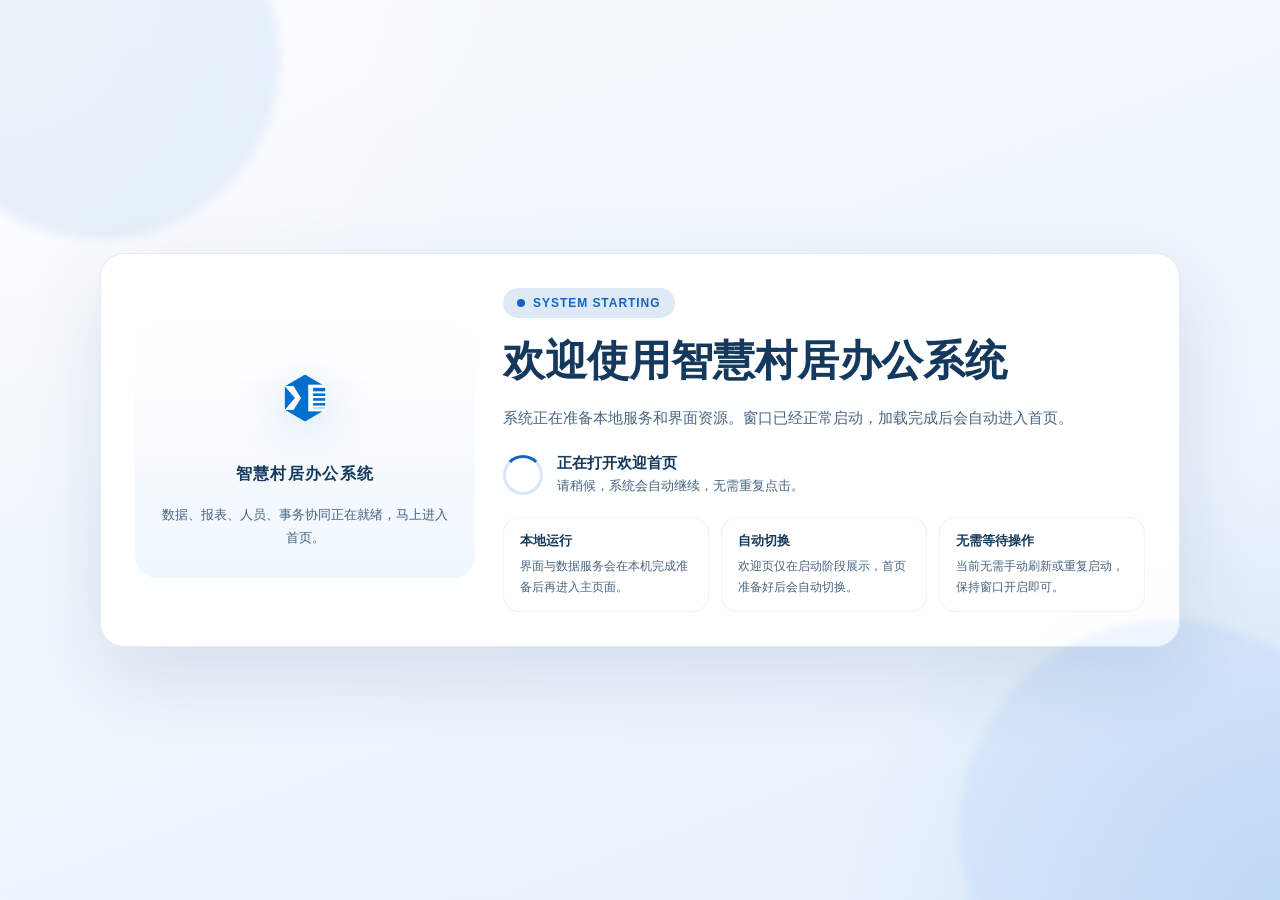
<file: main-app-welcome.html>
<!doctype html>
<html lang="zh-CN">
  <head>
    <meta charset="UTF-8" />
    <meta name="viewport" content="width=device-width, initial-scale=1.0" />
    <title>欢迎使用智慧村居办公系统</title>
    <style>
      :root {
        color-scheme: light;
        --bg-top: #f7fbff;
        --bg-bottom: #e7f0fb;
        --panel: rgba(255, 255, 255, 0.94);
        --panel-border: rgba(34, 88, 143, 0.12);
        --title: #15395c;
        --copy: rgba(21, 57, 92, 0.78);
        --accent: #1565c0;
        --accent-soft: rgba(21, 101, 192, 0.14);
        --warn: #b45309;
        --warn-bg: rgba(245, 158, 11, 0.12);
        --danger: #c2410c;
        --danger-bg: rgba(251, 146, 60, 0.16);
        --success: #15803d;
        --success-bg: rgba(34, 197, 94, 0.14);
      }

      * {
        box-sizing: border-box;
      }

      html,
      body {
        margin: 0;
        min-height: 100%;
      }

      body {
        min-height: 100vh;
        display: grid;
        place-items: center;
        overflow: hidden;
        background:
          radial-gradient(circle at top left, rgba(255, 255, 255, 0.92), transparent 34%),
          radial-gradient(circle at bottom right, rgba(21, 101, 192, 0.12), transparent 28%),
          linear-gradient(160deg, var(--bg-top), var(--bg-bottom));
        color: var(--title);
        font-family: "Microsoft YaHei UI", "PingFang SC", sans-serif;
      }

      body::before,
      body::after {
        content: "";
        position: fixed;
        border-radius: 999px;
        pointer-events: none;
        filter: blur(4px);
      }

      body::before {
        top: -120px;
        left: -80px;
        width: 360px;
        height: 360px;
        background: rgba(21, 101, 192, 0.08);
      }

      body::after {
        right: -100px;
        bottom: -140px;
        width: 420px;
        height: 420px;
        background: rgba(40, 140, 255, 0.08);
      }

      .shell {
        width: min(92vw, 1080px);
        display: grid;
        grid-template-columns: minmax(280px, 340px) minmax(380px, 1fr);
        gap: 28px;
        align-items: center;
        padding: 34px;
        border: 1px solid var(--panel-border);
        border-radius: 24px;
        background: var(--panel);
        box-shadow: 0 26px 80px rgba(23, 61, 102, 0.12);
        backdrop-filter: blur(12px);
      }

      .brand {
        display: flex;
        flex-direction: column;
        align-items: center;
        justify-content: center;
        gap: 18px;
        padding: 28px 22px;
        border-radius: 22px;
        background: linear-gradient(180deg, rgba(255, 255, 255, 0.72), rgba(238, 246, 255, 0.92));
      }

      .brand img {
        width: 96px;
        height: 96px;
        object-fit: contain;
        filter: drop-shadow(0 10px 22px rgba(21, 101, 192, 0.18));
      }

      .brand-name {
        font-size: 16px;
        font-weight: 700;
        letter-spacing: 0.08em;
      }

      .brand-copy {
        text-align: center;
        font-size: 13px;
        line-height: 1.8;
        color: var(--copy);
      }

      .content {
        display: flex;
        flex-direction: column;
        gap: 18px;
      }

      .eyebrow {
        display: inline-flex;
        align-items: center;
        width: fit-content;
        gap: 8px;
        padding: 8px 14px;
        border-radius: 999px;
        background: var(--accent-soft);
        color: var(--accent);
        font-size: 12px;
        font-weight: 700;
        letter-spacing: 0.08em;
      }

      .eyebrow::before {
        content: "";
        width: 8px;
        height: 8px;
        border-radius: 50%;
        background: currentColor;
        animation: pulse 1.2s ease-in-out infinite;
      }

      .eyebrow.warn {
        background: var(--warn-bg);
        color: var(--warn);
      }

      h1 {
        margin: 0;
        font-size: clamp(28px, 4vw, 42px);
        line-height: 1.18;
      }

      p {
        margin: 0;
        font-size: 15px;
        line-height: 1.9;
        color: var(--copy);
      }

      .progress {
        display: flex;
        align-items: center;
        gap: 14px;
        margin-top: 4px;
      }

      .spinner {
        width: 40px;
        height: 40px;
        border-radius: 50%;
        border: 3px solid rgba(21, 101, 192, 0.16);
        border-top-color: var(--accent);
        animation: spin 0.9s linear infinite;
        flex: 0 0 auto;
      }

      .progress-copy {
        display: flex;
        flex-direction: column;
        gap: 4px;
      }

      .progress-title {
        font-size: 15px;
        font-weight: 700;
      }

      .progress-subtitle {
        font-size: 13px;
        color: var(--copy);
      }

      .tips,
      .detail-grid {
        display: grid;
        grid-template-columns: repeat(3, minmax(0, 1fr));
        gap: 12px;
        margin-top: 4px;
      }

      .tip-card,
      .detail-card {
        padding: 14px 16px;
        border-radius: 16px;
        background: rgba(255, 255, 255, 0.72);
        border: 1px solid rgba(21, 101, 192, 0.08);
      }

      .tip-title,
      .detail-label {
        font-size: 13px;
        font-weight: 700;
      }

      .tip-copy,
      .detail-value {
        margin-top: 6px;
        font-size: 12px;
        line-height: 1.7;
        color: var(--copy);
        word-break: break-all;
      }

      .alert {
        display: none;
        padding: 14px 16px;
        border-radius: 16px;
        line-height: 1.8;
        font-size: 13px;
      }

      .alert.visible {
        display: block;
      }

      .alert.warn {
        background: var(--warn-bg);
        color: #92400e;
      }

      .alert.error {
        background: var(--danger-bg);
        color: var(--danger);
      }

      .alert.success {
        background: var(--success-bg);
        color: var(--success);
      }

      .actions {
        display: flex;
        gap: 12px;
        align-items: center;
        flex-wrap: wrap;
      }

      .primary-btn,
      .ghost-btn {
        min-width: 160px;
        height: 44px;
        padding: 0 20px;
        border-radius: 12px;
        border: none;
        font-size: 14px;
        font-weight: 700;
        cursor: pointer;
        transition: transform 0.18s ease, box-shadow 0.18s ease, opacity 0.18s ease;
      }

      .primary-btn {
        background: var(--accent);
        color: #fff;
        box-shadow: 0 12px 26px rgba(21, 101, 192, 0.22);
      }

      .ghost-btn {
        background: rgba(21, 101, 192, 0.08);
        color: var(--accent);
      }

      .primary-btn:hover,
      .ghost-btn:hover {
        transform: translateY(-1px);
      }

      .primary-btn:disabled,
      .ghost-btn:disabled {
        opacity: 0.65;
        cursor: not-allowed;
        transform: none;
      }

      .hidden {
        display: none !important;
      }

      .modal-backdrop {
        position: fixed;
        inset: 0;
        display: none;
        align-items: center;
        justify-content: center;
        background: rgba(15, 23, 42, 0.28);
        backdrop-filter: blur(4px);
        z-index: 30;
      }

      .modal-backdrop.visible {
        display: flex;
      }

      .modal {
        width: min(92vw, 580px);
        padding: 22px;
        border-radius: 18px;
        background: rgba(255, 255, 255, 0.98);
        box-shadow: 0 24px 60px rgba(15, 23, 42, 0.22);
      }

      .modal h2 {
        margin: 0;
        font-size: 24px;
        line-height: 1.3;
      }

      .modal-copy {
        margin-top: 10px;
        color: var(--copy);
        line-height: 1.8;
        font-size: 14px;
      }

      .modal textarea {
        width: 100%;
        min-height: 130px;
        margin-top: 16px;
        padding: 14px;
        border-radius: 14px;
        border: 1px solid rgba(21, 101, 192, 0.18);
        font-size: 14px;
        line-height: 1.7;
        resize: vertical;
        outline: none;
      }

      .modal textarea:focus {
        border-color: var(--accent);
        box-shadow: 0 0 0 4px rgba(21, 101, 192, 0.08);
      }

      .modal .inline-error {
        min-height: 22px;
        margin-top: 10px;
        font-size: 13px;
        color: var(--danger);
      }

      .modal-actions {
        display: flex;
        justify-content: flex-end;
        gap: 10px;
        margin-top: 14px;
      }

      @keyframes spin {
        from {
          transform: rotate(0deg);
        }
        to {
          transform: rotate(360deg);
        }
      }

      @keyframes pulse {
        0%,
        100% {
          transform: scale(1);
          opacity: 0.85;
        }
        50% {
          transform: scale(1.3);
          opacity: 1;
        }
      }

      @media (max-width: 900px) {
        .shell {
          grid-template-columns: 1fr;
          width: min(92vw, 620px);
          padding: 22px;
          gap: 18px;
        }

        .tips,
        .detail-grid {
          grid-template-columns: 1fr;
        }
      }
    </style>
  </head>
  <body>
    <main class="shell" aria-label="应用启动欢迎页">
      <section class="brand">
        <img src="./logo.png" alt="智慧村居办公系统标识" />
        <div class="brand-name">智慧村居办公系统</div>
        <div id="brandCopy" class="brand-copy">数据、报表、人员、事务协同正在就绪，马上进入首页。</div>
      </section>

      <section class="content">
        <div id="eyebrow" class="eyebrow">SYSTEM STARTING</div>
        <h1 id="pageTitle">欢迎使用智慧村居办公系统</h1>
        <p id="pageIntro">系统正在准备本地服务和界面资源。窗口已经正常启动，加载完成后会自动进入首页。</p>

        <div id="startupProgress" class="progress" aria-live="polite">
          <div class="spinner" aria-hidden="true"></div>
          <div class="progress-copy">
            <div id="progressTitle" class="progress-title">正在打开欢迎首页</div>
            <div id="progressSubtitle" class="progress-subtitle">请稍候，系统会自动继续，无需重复点击。</div>
          </div>
        </div>

        <div id="statusAlert" class="alert"></div>

        <div id="recoveryActions" class="actions hidden">
          <button id="openRecoveryButton" class="primary-btn" type="button">恢复数据库访问</button>
        </div>

        <div id="recoveryDetails" class="detail-grid hidden">
          <div class="detail-card">
            <div class="detail-label">数据库路径</div>
            <div id="dbPathValue" class="detail-value">-</div>
          </div>
          <div class="detail-card">
            <div class="detail-label">Recovery Key 校验码</div>
            <div id="checksumValue" class="detail-value">暂不可用</div>
          </div>
          <div class="detail-card">
            <div class="detail-label">Recovery Key 尾号</div>
            <div id="tailValue" class="detail-value">暂不可用</div>
          </div>
        </div>

        <div id="startupTips" class="tips">
          <div class="tip-card">
            <div class="tip-title">本地运行</div>
            <div class="tip-copy">界面与数据服务会在本机完成准备后再进入主页面。</div>
          </div>
          <div class="tip-card">
            <div class="tip-title">自动切换</div>
            <div class="tip-copy">欢迎页仅在启动阶段展示，首页准备好后会自动切换。</div>
          </div>
          <div class="tip-card">
            <div class="tip-title">无需等待操作</div>
            <div class="tip-copy">当前无需手动刷新或重复启动，保持窗口开启即可。</div>
          </div>
        </div>
      </section>
    </main>

    <div id="recoveryModal" class="modal-backdrop" aria-hidden="true">
      <div class="modal" role="dialog" aria-modal="true" aria-labelledby="recoveryModalTitle">
        <h2 id="recoveryModalTitle">请输入恢复密钥</h2>
        <div class="modal-copy">系统检测到当前数据库无法解锁，请输入纸质保存的恢复密钥。</div>
        <textarea id="recoveryKeyInput" placeholder="XXXX-XXXX-XXXX-..." spellcheck="false"></textarea>
        <div id="inlineError" class="inline-error"></div>
        <div class="modal-actions">
          <button id="cancelRecoveryButton" class="ghost-btn" type="button">取消</button>
          <button id="submitRecoveryButton" class="primary-btn" type="button">恢复数据库访问</button>
        </div>
      </div>
    </div>

    <script>
      (() => {
        const params = new URLSearchParams(window.location.search);
        const recoveryMode = params.get("mode") === "database-recovery";
        const startupErrorMode = params.get("mode") === "startup-error";
        const initialError = String(params.get("error") || "").trim();
        const fallbackDbPath = String(params.get("dbPath") || "").trim();
        const recoveryApiBase = String(params.get("apiBase") || "").trim().replace(/\/$/, "");
        const shellUrl = String(params.get("shellUrl") || "").trim();

        const getInvoke = () => window.__TAURI__?.core?.invoke;
        const invoke = (command, payload = {}) => {
          const executor = getInvoke();
          if (typeof executor !== "function") {
            return Promise.reject(new Error("Tauri invoke API is unavailable."));
          }
          return executor(command, payload);
        };

        const fetchJson = async (path, options = {}) => {
          if (!recoveryApiBase) {
            throw new Error("恢复接口未就绪，请关闭并重新打开应用。");
          }
          const response = await fetch(`${recoveryApiBase}${path}`, {
            ...options,
            headers: {
              "Content-Type": "application/json; charset=utf-8",
              ...(options.headers || {})
            }
          });
          const payload = await response.json().catch(() => ({}));
          if (!response.ok || Number(payload?.code || 0) !== 20000) {
            throw new Error(String(payload?.message || `请求失败: ${response.status}`));
          }
          return payload?.data;
        };

        const invokeRecoveryCommand = async (command, payload = {}) => {
          const executor = getInvoke();
          if (typeof executor !== "function") {
            throw new Error("Tauri invoke API is unavailable.");
          }
          return executor(command, payload);
        };

        const recoverKeyring = async (recoveryKey) => {
          try {
            return await invokeRecoveryCommand("database_encryption_recover_keyring", {
              input: { recoveryKey }
            });
          } catch (invokeError) {
            if (!recoveryApiBase) {
              throw invokeError;
            }
            return fetchJson("/api/database-encryption/recover-keyring", {
              method: "POST",
              body: JSON.stringify({ recoveryKey })
            });
          }
        };

        const relaunchAfterRecovery = async () => {
          try {
            return Boolean(await invokeRecoveryCommand("app_relaunch_after_recovery"));
          } catch (_invokeError) {
            if (!recoveryApiBase) {
              return false;
            }
            return Boolean(
              (
                await fetchJson("/api/app/relaunch-after-recovery", {
                  method: "POST"
                })
              )?.restarted
            );
          }
        };

        const state = {
          status: null,
          recovering: false
        };

        const eyebrow = document.getElementById("eyebrow");
        const brandCopy = document.getElementById("brandCopy");
        const pageTitle = document.getElementById("pageTitle");
        const pageIntro = document.getElementById("pageIntro");
        const startupProgress = document.getElementById("startupProgress");
        const progressTitle = document.getElementById("progressTitle");
        const progressSubtitle = document.getElementById("progressSubtitle");
        const statusAlert = document.getElementById("statusAlert");
        const startupTips = document.getElementById("startupTips");
        const recoveryActions = document.getElementById("recoveryActions");
        const recoveryDetails = document.getElementById("recoveryDetails");
        const dbPathValue = document.getElementById("dbPathValue");
        const checksumValue = document.getElementById("checksumValue");
        const tailValue = document.getElementById("tailValue");
        const recoveryModal = document.getElementById("recoveryModal");
        const recoveryKeyInput = document.getElementById("recoveryKeyInput");
        const inlineError = document.getElementById("inlineError");
        const openRecoveryButton = document.getElementById("openRecoveryButton");
        const cancelRecoveryButton = document.getElementById("cancelRecoveryButton");
        const submitRecoveryButton = document.getElementById("submitRecoveryButton");

        const setAlert = (type, text) => {
          if (!text) {
            statusAlert.className = "alert";
            statusAlert.textContent = "";
            return;
          }
          statusAlert.className = `alert visible ${type}`;
          statusAlert.textContent = text;
        };

        const logEvent = async (message) => {
          try {
            await invoke("app_log_client_event", { message: String(message || "") });
          } catch (_error) {
            // Ignore.
          }
        };

        const normalizeRecoveryKey = (value) =>
          String(value || "")
            .trim()
            .replace(/\s+/g, "")
            .toUpperCase();

        const compactRecoveryKey = (value) => normalizeRecoveryKey(value).replace(/-/g, "");

        const openModal = () => {
          recoveryModal.classList.add("visible");
          recoveryModal.setAttribute("aria-hidden", "false");
          inlineError.textContent = "";
          recoveryKeyInput.focus();
        };

        const closeModal = () => {
          if (state.recovering) return;
          recoveryModal.classList.remove("visible");
          recoveryModal.setAttribute("aria-hidden", "true");
        };

        const setRecoveryModeLayout = () => {
          eyebrow.textContent = "DATABASE RECOVERY";
          eyebrow.classList.add("warn");
          pageTitle.textContent = "无法打开本机数据库";
          pageIntro.textContent = "系统检测到当前数据库无法解锁，请输入纸质保存的恢复密钥。";
          brandCopy.textContent = "数据库仍保留在本机。完成恢复后，系统会自动重新打开并继续进入主界面。";
          startupProgress.classList.add("hidden");
          startupTips.classList.add("hidden");
          recoveryActions.classList.remove("hidden");
          recoveryDetails.classList.remove("hidden");
          setAlert(
            "warn",
            initialError || "当前数据库无法解锁，请输入恢复密钥后继续。"
          );
        };

        const setStartupErrorLayout = () => {
          eyebrow.textContent = "STARTUP CHECK FAILED";
          eyebrow.classList.add("warn");
          pageTitle.textContent = "本地服务未能进入首页";
          pageIntro.textContent = "程序已经启动，但本机 HTTP 首页检测失败。系统已停止无限等待，请按提示排查后重新打开。";
          brandCopy.textContent = "常见原因包括 Windows 防火墙拦截、端口被占用、WebView2 版本过旧，或安装资源不完整。";
          startupProgress.classList.add("hidden");
          setAlert(
            "error",
            initialError || "本地服务检测失败，请重启电脑后再打开；仍失败时检查 Windows 防火墙、端口占用、WebView2 Runtime 和安装资源完整性。"
          );
          const cards = startupTips.querySelectorAll(".tip-card");
          if (cards[0]) {
            cards[0].querySelector(".tip-title").textContent = "检查防火墙";
            cards[0].querySelector(".tip-copy").textContent = "在 Windows Defender 防火墙中允许智慧村居办公系统访问本机网络。";
          }
          if (cards[1]) {
            cards[1].querySelector(".tip-title").textContent = "检查端口";
            cards[1].querySelector(".tip-copy").textContent = shellUrl
              ? `本次检测地址：${shellUrl}`
              : "如端口被占用，请关闭占用程序后重新打开。";
          }
          if (cards[2]) {
            cards[2].querySelector(".tip-title").textContent = "检查运行环境";
            cards[2].querySelector(".tip-copy").textContent = "确认 WebView2 Runtime 已安装或更新，并检查安装目录资源是否完整。";
          }
        };

        const fillRecoveryDetails = (status) => {
          const dbPath = fallbackDbPath || status?.databasePath || "-";
          dbPathValue.textContent = dbPath;
          checksumValue.textContent = status?.recoveryKeyChecksum || "暂不可用";
          tailValue.textContent = status?.recoveryKeyTail || "暂不可用";
        };

        const loadRecoveryStatus = async () => {
          try {
            const status = recoveryApiBase
              ? await fetchJson("/api/database-encryption/status")
              : await invoke("database_encryption_status");
            state.status = status || null;
            fillRecoveryDetails(status || {});
          } catch (_error) {
            fillRecoveryDetails({});
          }
        };

        const submitRecovery = async () => {
          const recoveryKey = String(recoveryKeyInput.value || "").trim();
          if (!recoveryKey) {
            inlineError.textContent = "请输入恢复密钥";
            await logEvent("recovery_key_restore rejected_empty");
            return;
          }

          if (compactRecoveryKey(recoveryKey).length < 43) {
            inlineError.textContent = "恢复密钥格式不完整";
            return;
          }

          state.recovering = true;
          inlineError.textContent = "";
          submitRecoveryButton.disabled = true;
          cancelRecoveryButton.disabled = true;
          openRecoveryButton.disabled = true;
          setAlert("warn", "正在验证恢复密钥并重建本机访问，请稍候...");

          try {
            await recoverKeyring(recoveryKey);
            setAlert("success", "恢复成功，系统正在重新打开...");
            await logEvent("recovery_key_restore welcome_page_success");
            const restarted = await relaunchAfterRecovery();
            if (!restarted) {
              setAlert("success", "恢复成功，请关闭并重新打开应用。");
            }
          } catch (error) {
            const message = String(error?.message || error || "恢复密钥无效，无法解锁当前数据库");
            inlineError.textContent = message;
            setAlert("error", message);
          } finally {
            state.recovering = false;
            submitRecoveryButton.disabled = false;
            cancelRecoveryButton.disabled = false;
            openRecoveryButton.disabled = false;
          }
        };

        openRecoveryButton.addEventListener("click", openModal);
        cancelRecoveryButton.addEventListener("click", closeModal);
        submitRecoveryButton.addEventListener("click", submitRecovery);
        recoveryKeyInput.addEventListener("keydown", (event) => {
          if (event.key === "Enter" && (event.ctrlKey || event.metaKey)) {
            event.preventDefault();
            void submitRecovery();
          }
        });
        recoveryModal.addEventListener("click", (event) => {
          if (event.target === recoveryModal) {
            closeModal();
          }
        });

        if (recoveryMode) {
          setRecoveryModeLayout();
          void loadRecoveryStatus();
        }

        if (startupErrorMode) {
          setStartupErrorLayout();
          void logEvent(`startup_error_visible shell_url=${shellUrl || "-"} message=${initialError || "-"}`);
        }

        if (!recoveryMode && !startupErrorMode) {
          setAlert("", "");
        }
      })();
    </script>
  </body>
</html>
</file>
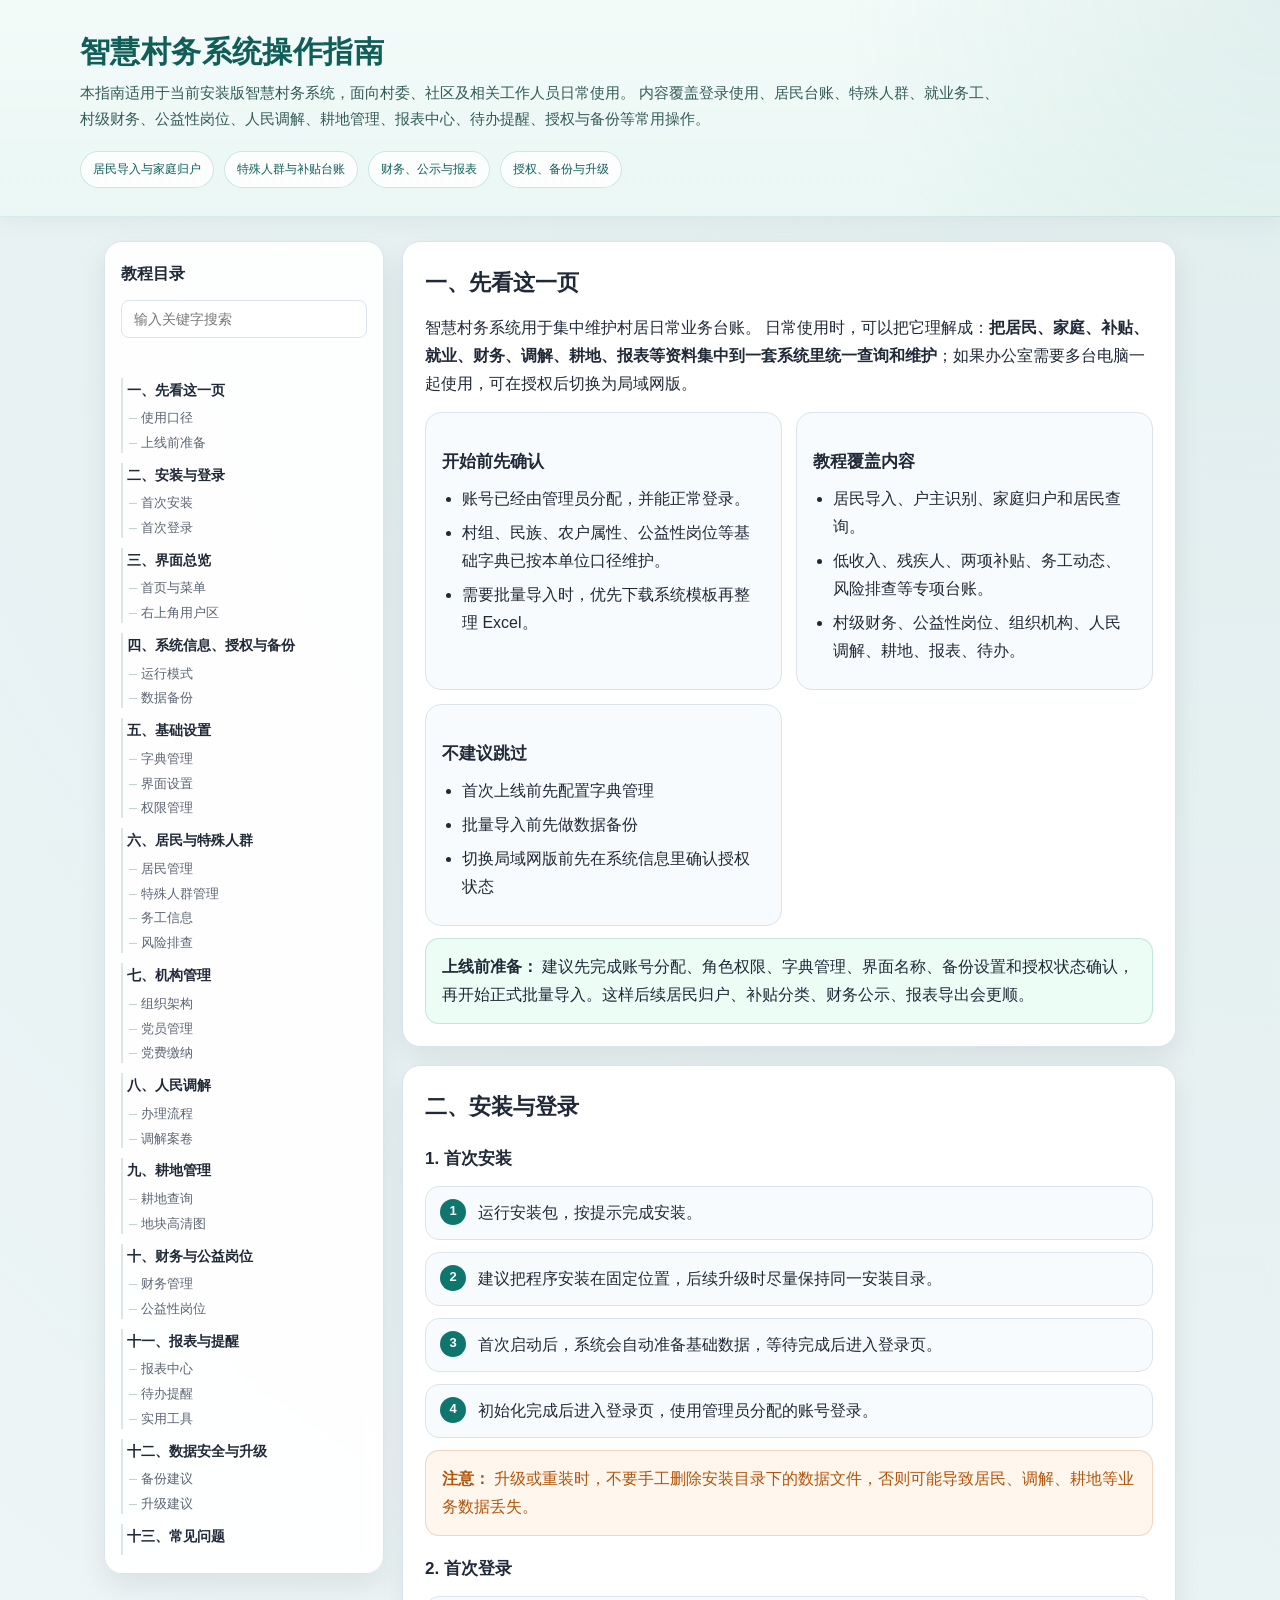
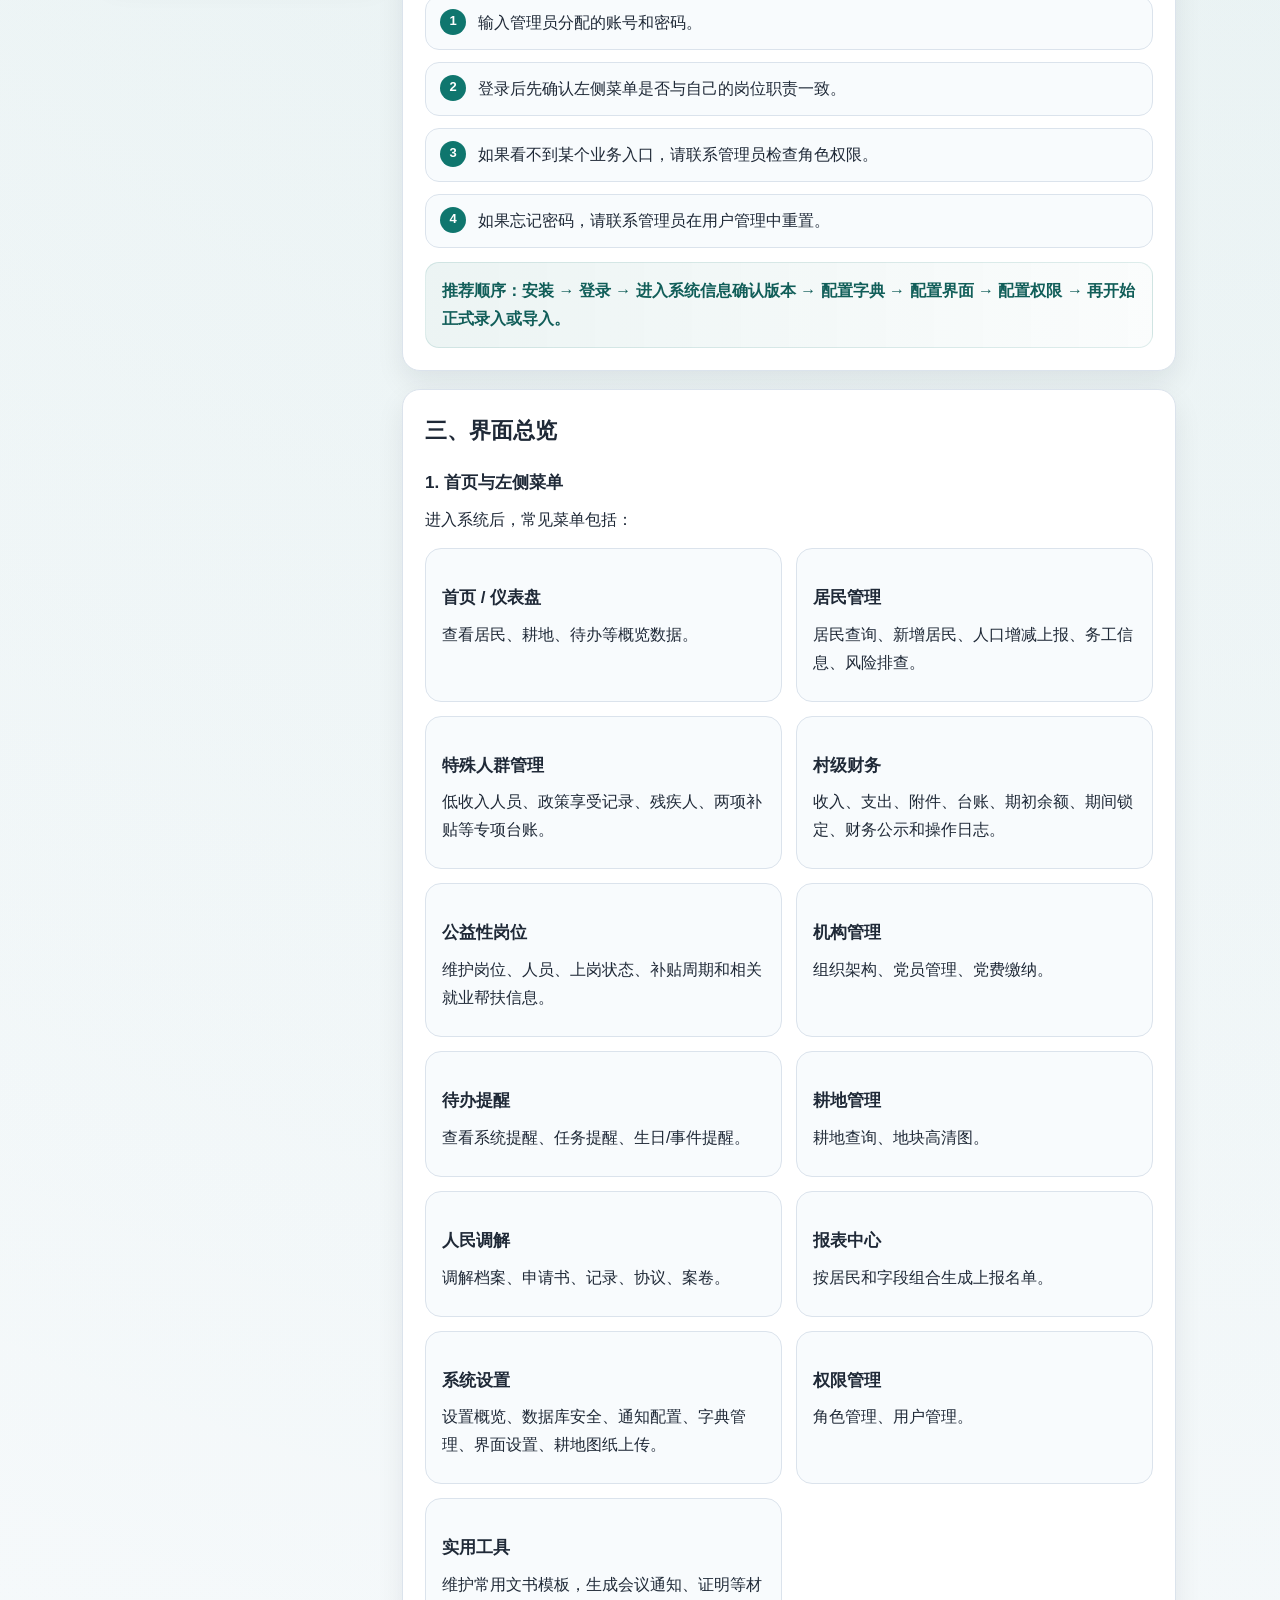
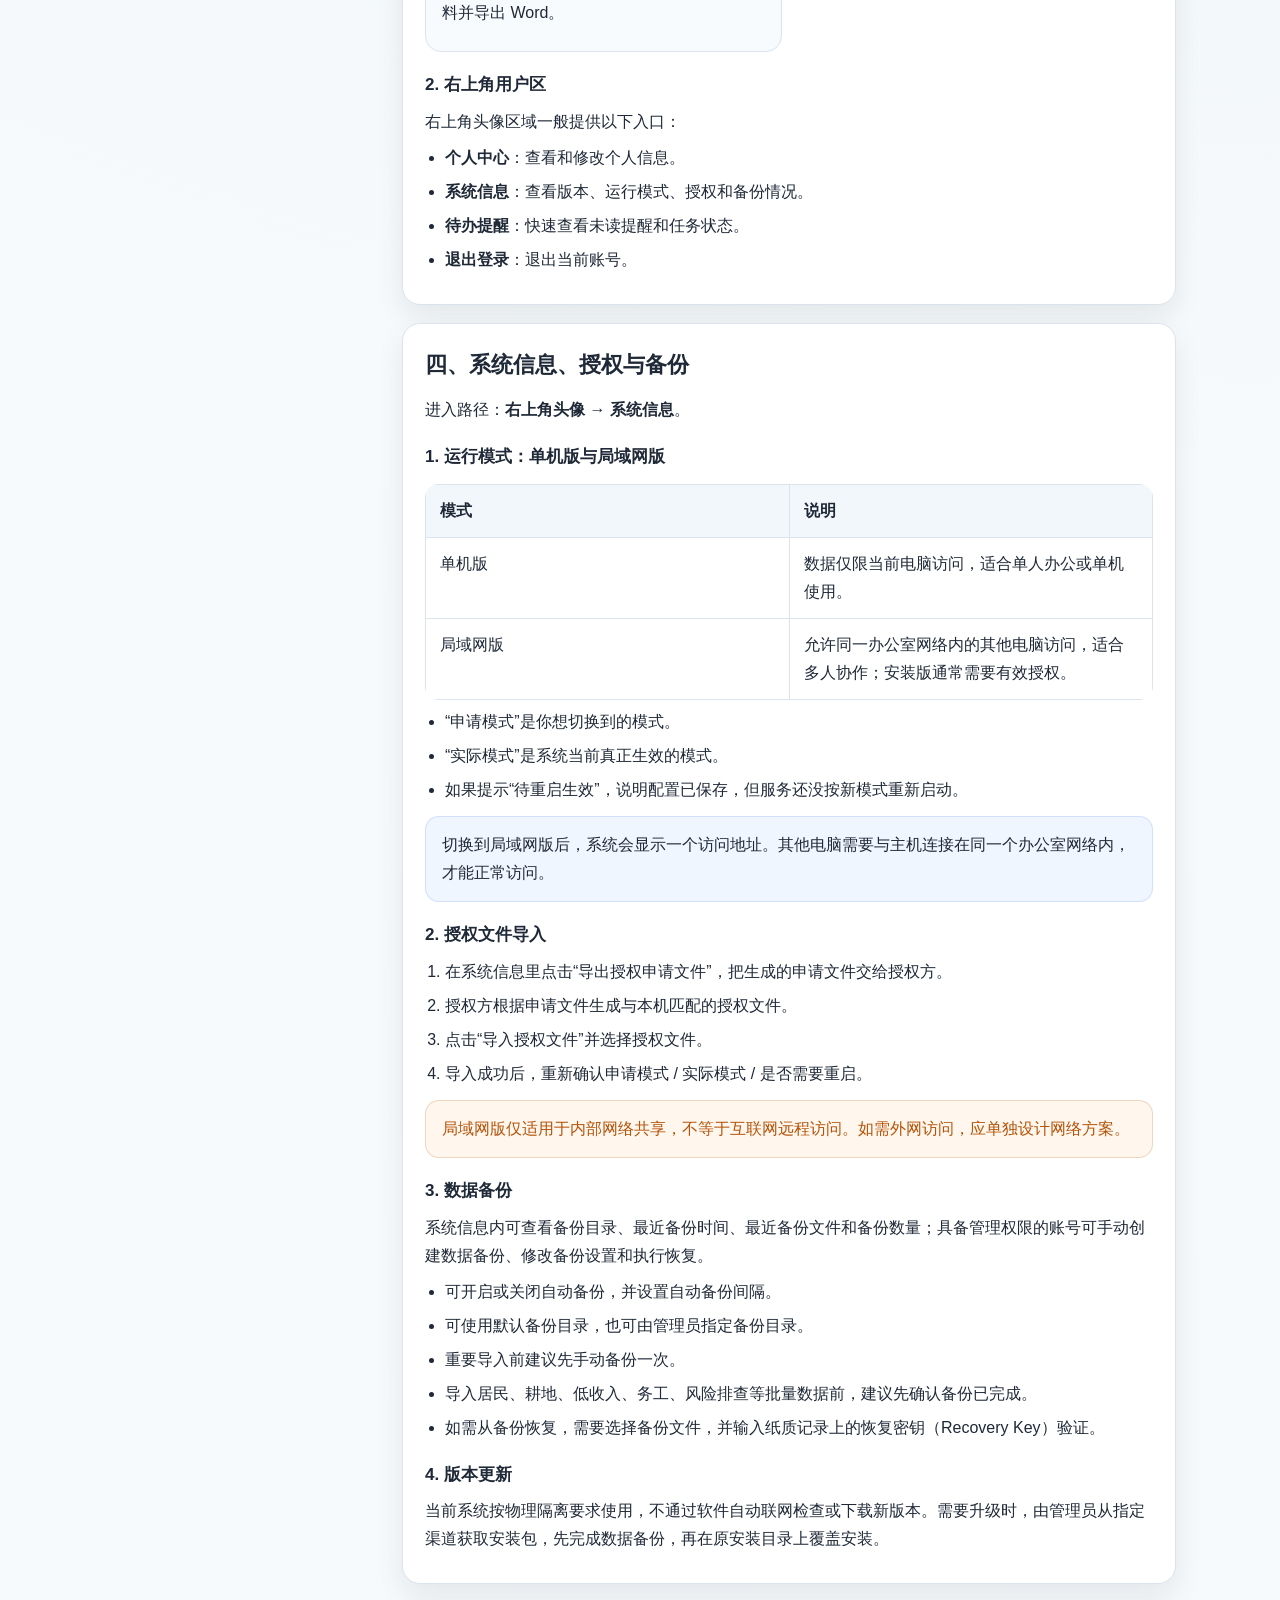
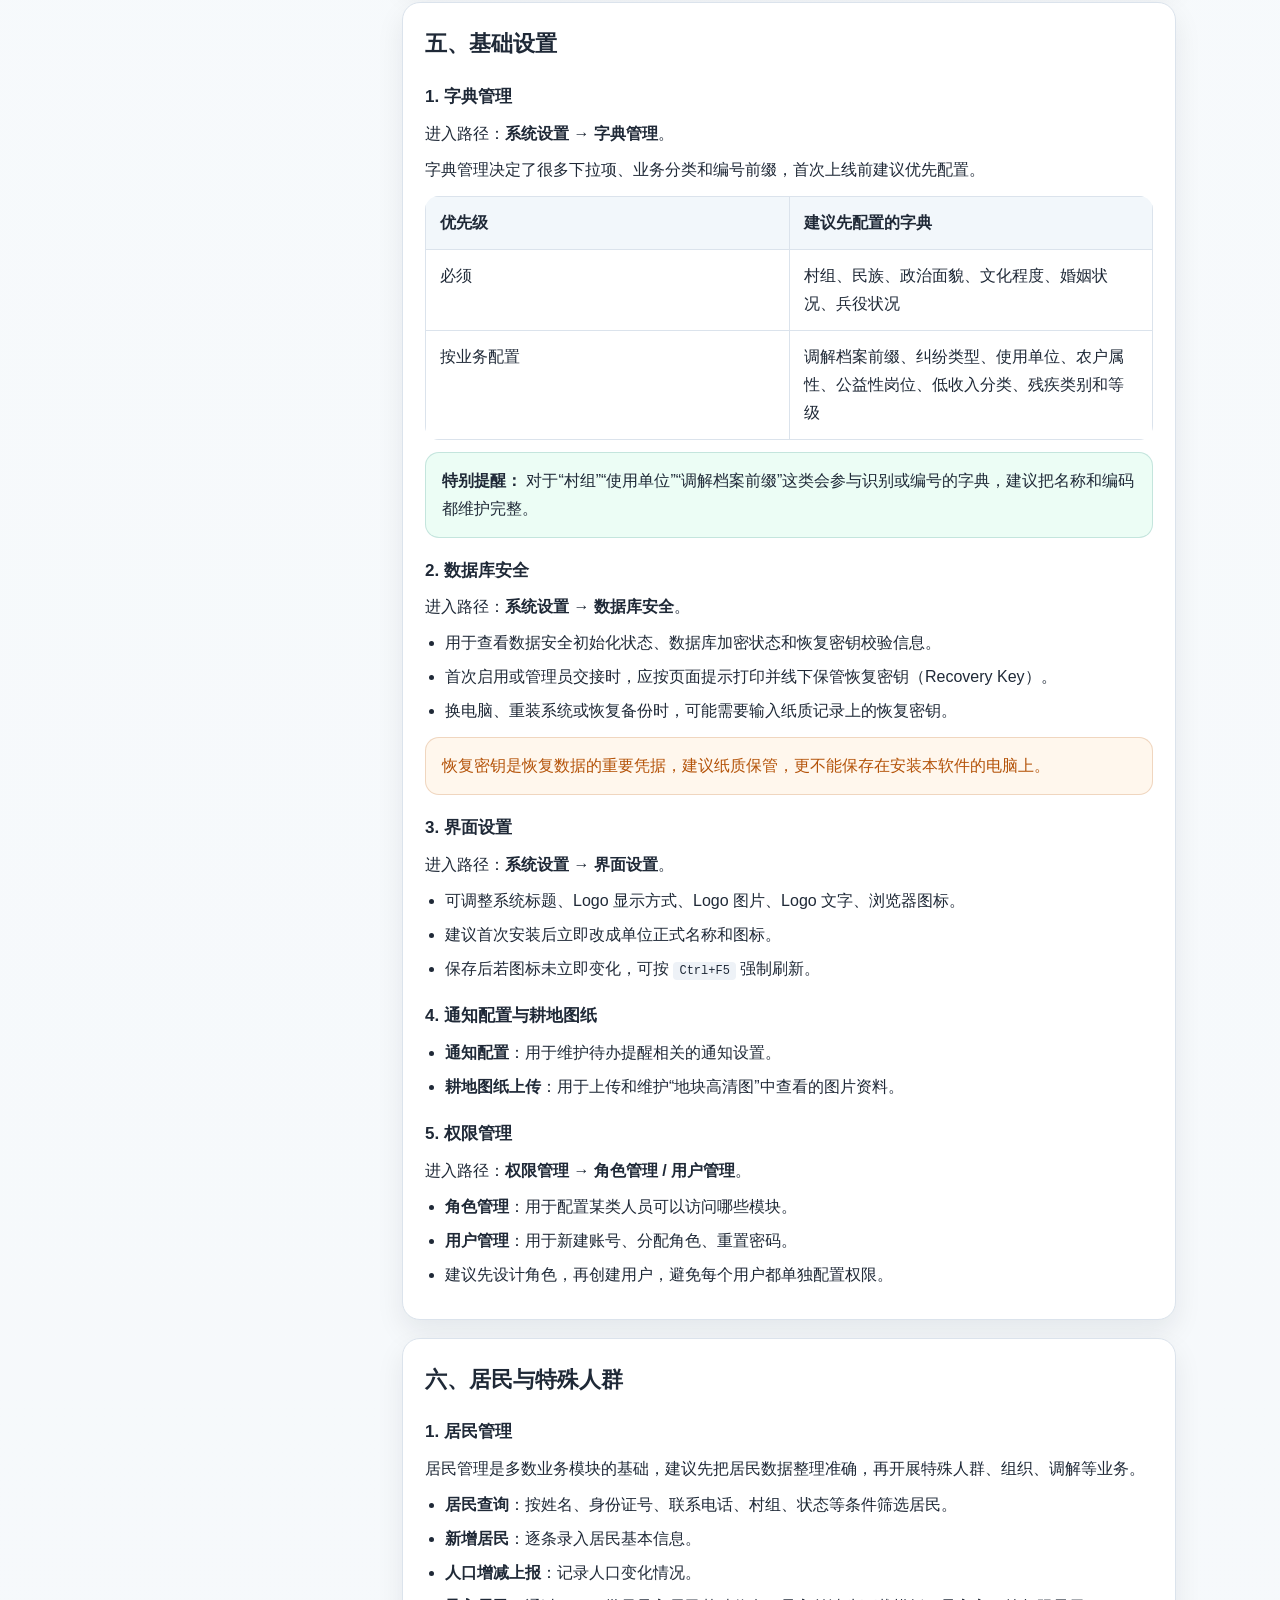
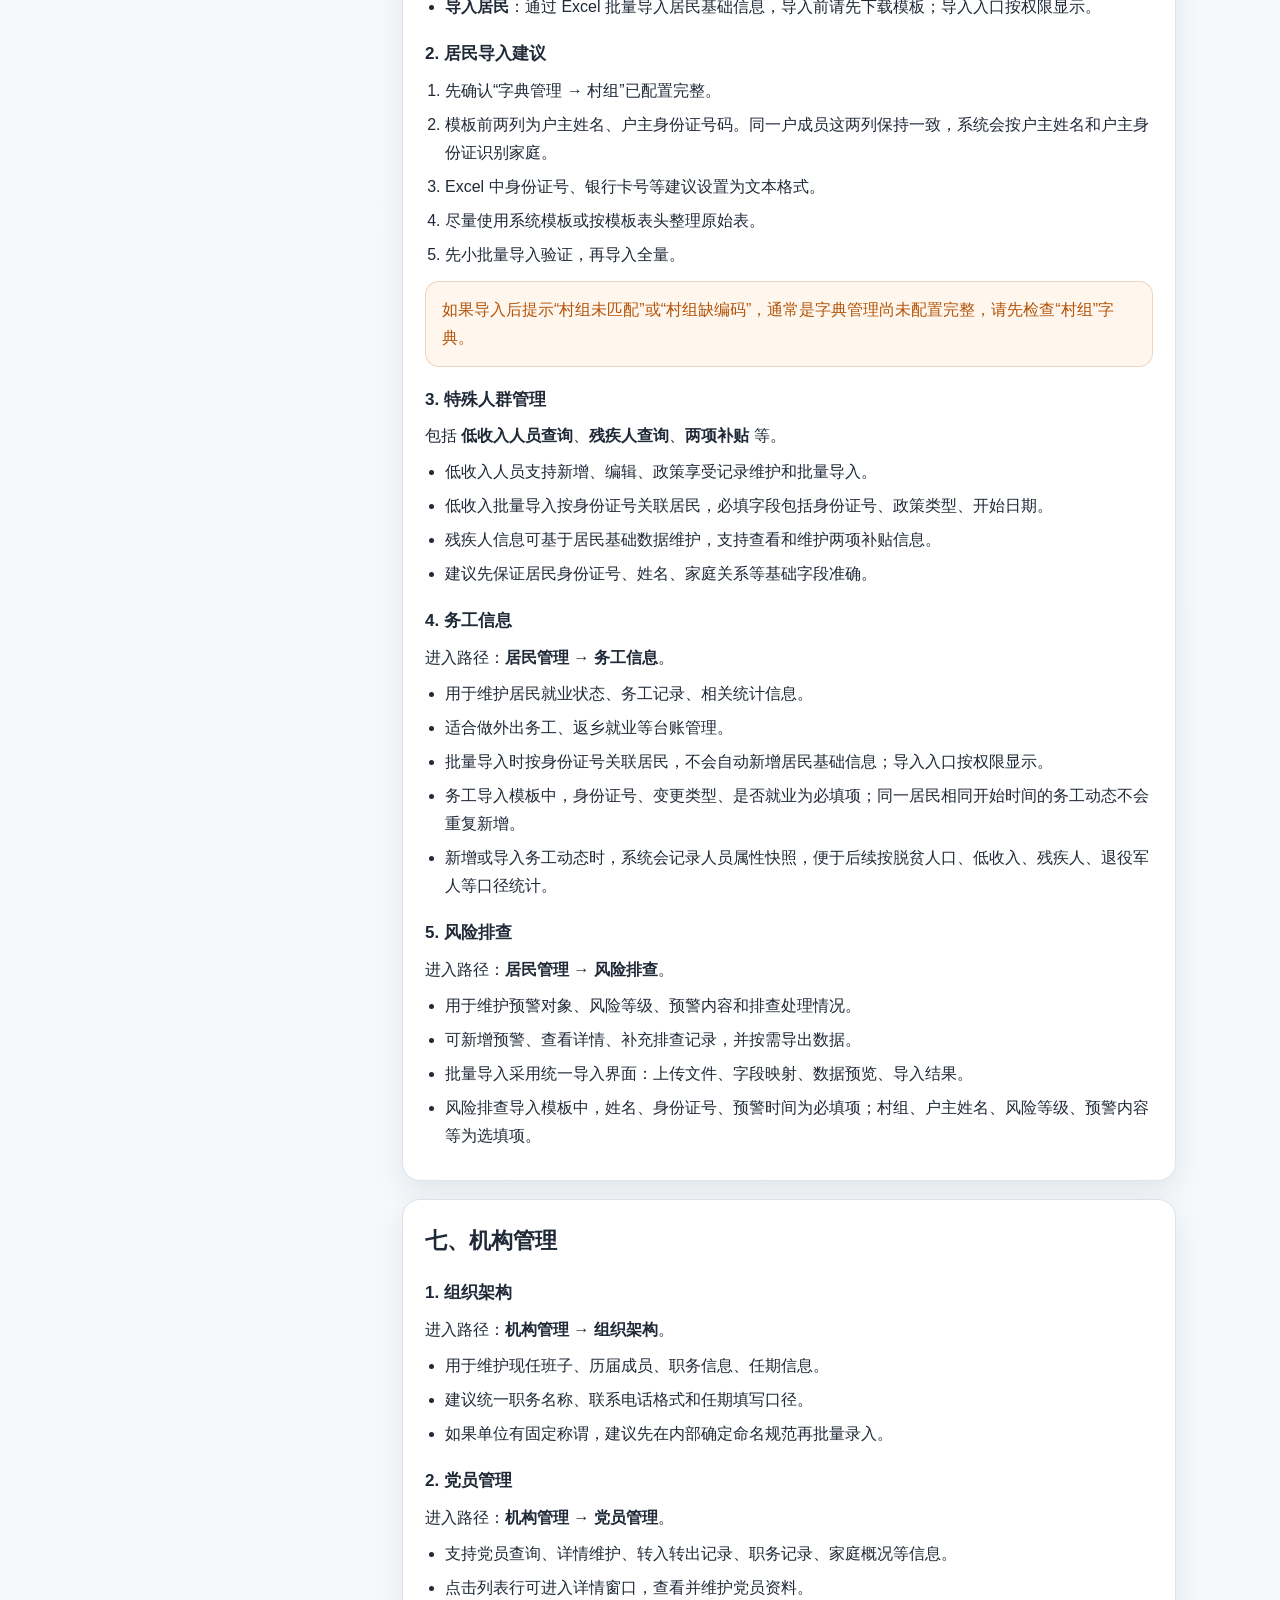
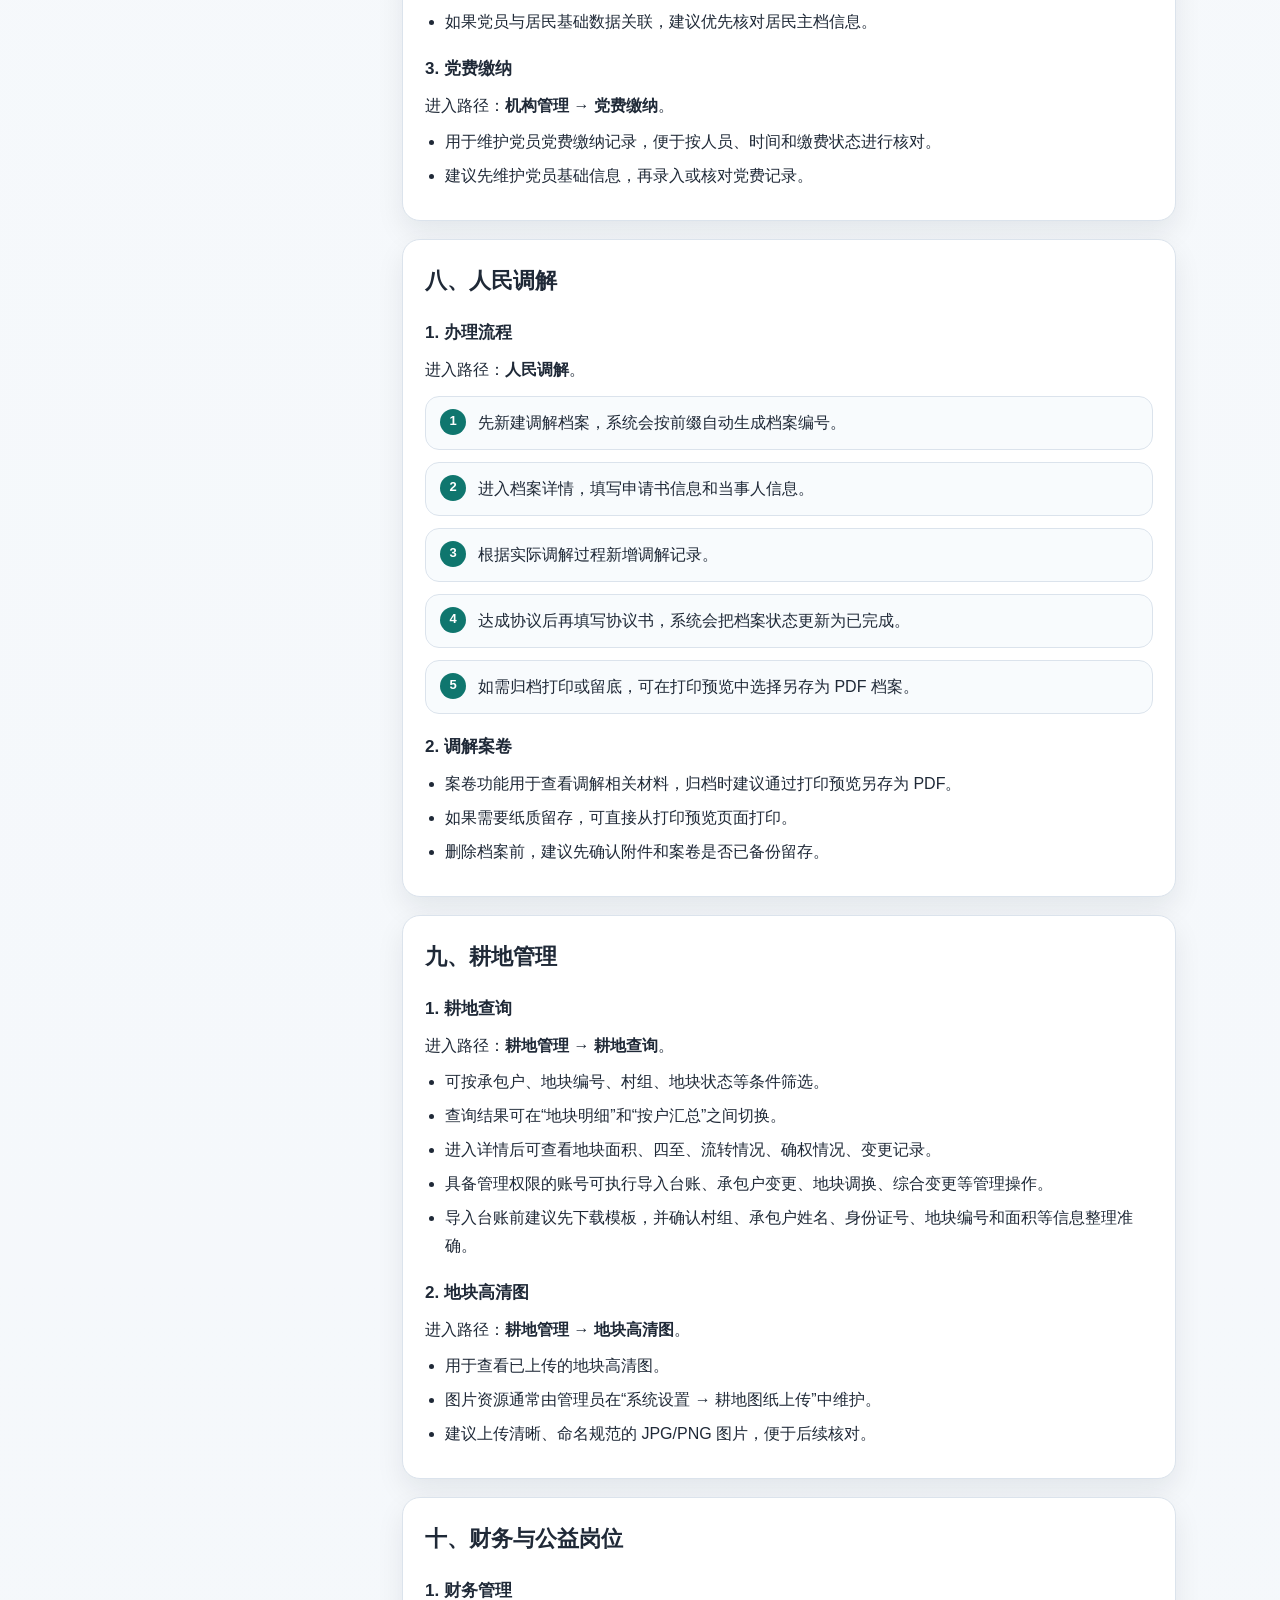
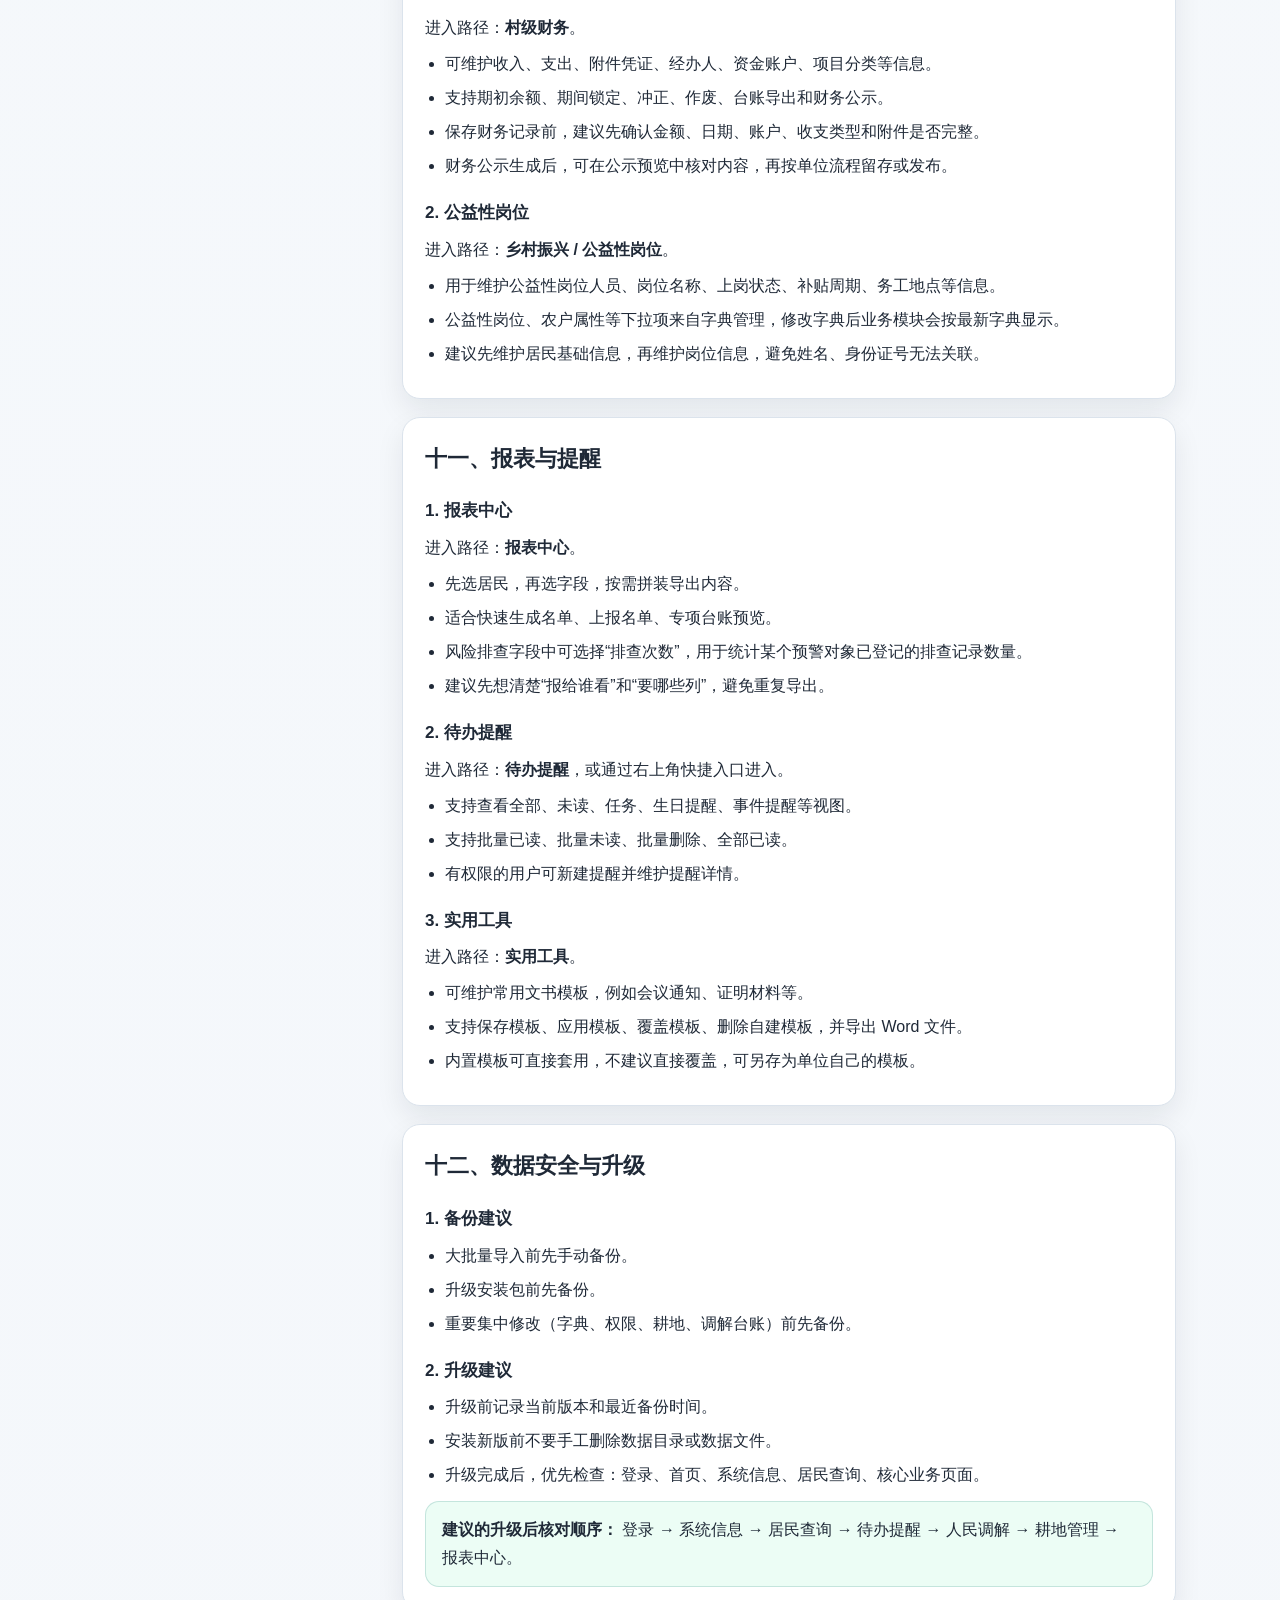
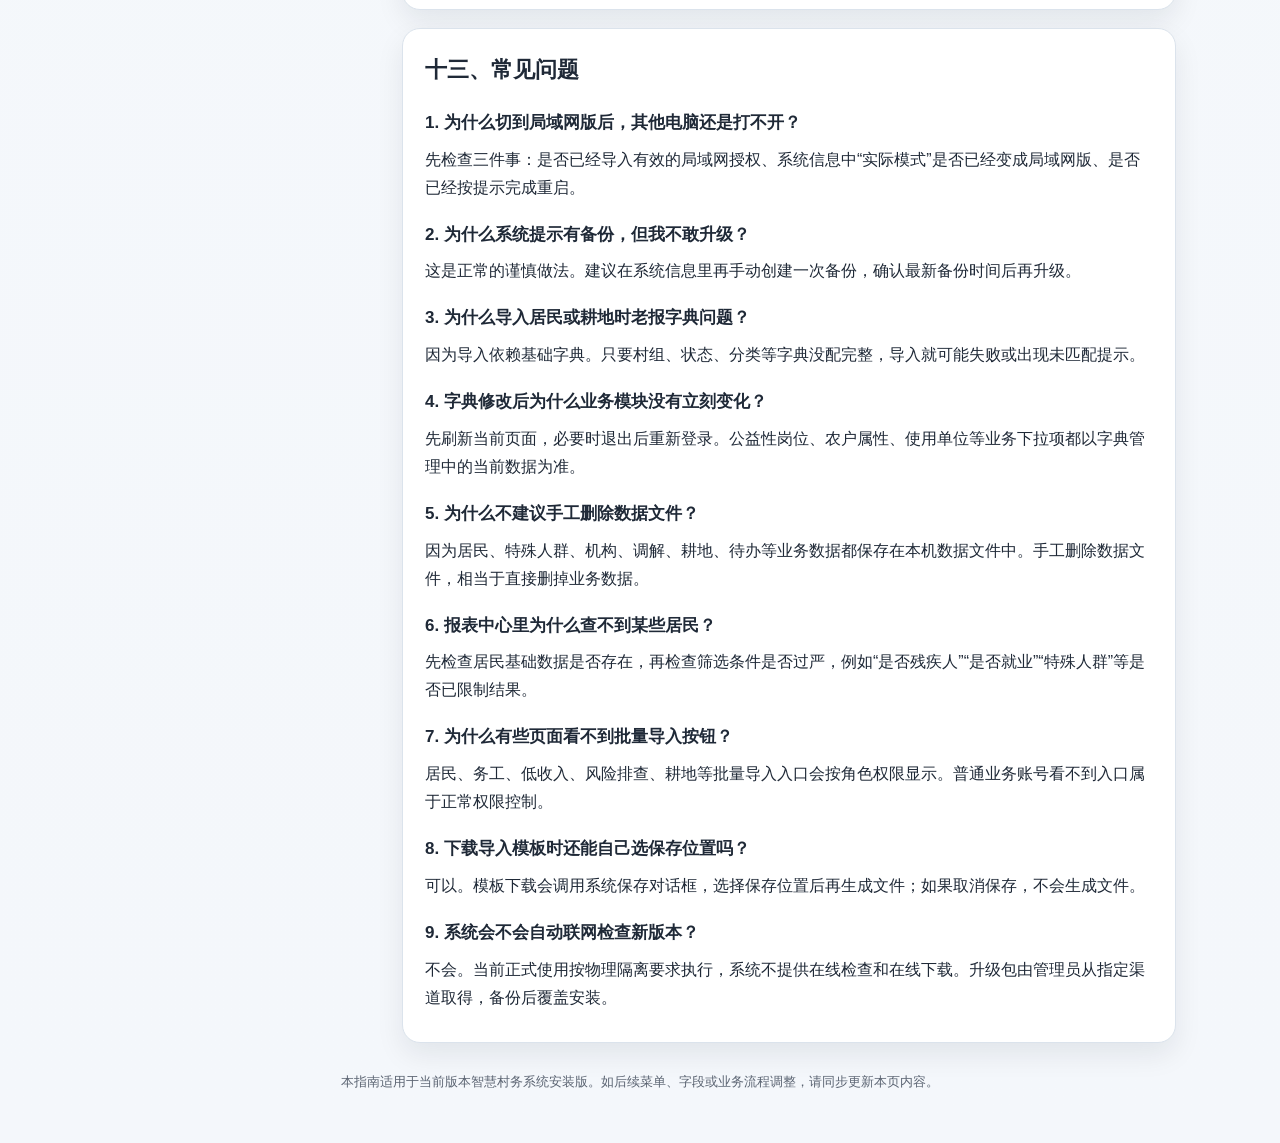
<file: operation-guide.html>
<!doctype html>
<html lang="zh-CN">
  <head>
    <meta charset="utf-8" />
    <meta name="viewport" content="width=device-width, initial-scale=1" />
    <title>智慧村务系统操作指南</title>
    <style>
      :root {
        color-scheme: light;
        --bg: #f4f7fb;
        --surface: #ffffff;
        --surface-soft: #f8fbfd;
        --text: #1f2937;
        --muted: #5b6472;
        --border: #dbe3ec;
        --accent: #0f766e;
        --accent-deep: #115e59;
        --accent-soft: #ecfdf5;
        --info-soft: #eff6ff;
        --warn: #b45309;
        --warn-soft: #fff7ed;
        --danger: #b91c1c;
        --danger-soft: #fef2f2;
        --shadow: 0 12px 28px rgba(15, 23, 42, 0.08);
      }

      * {
        box-sizing: border-box;
      }

      html {
        scroll-behavior: smooth;
      }

      body {
        margin: 0;
        font-family: "PingFang SC", "Microsoft YaHei", "Segoe UI", sans-serif;
        color: var(--text);
        background:
          radial-gradient(circle at top right, rgba(15, 118, 110, 0.1), transparent 30%),
          linear-gradient(180deg, #f8fbfc 0%, var(--bg) 100%);
        line-height: 1.75;
      }

      a {
        color: inherit;
      }

      code {
        font-family: Consolas, "Courier New", monospace;
        font-size: 12px;
        padding: 2px 6px;
        border-radius: 4px;
        background: #eef2f7;
      }

      header {
        padding: 34px 24px 28px;
        background:
          radial-gradient(circle at top right, rgba(15, 118, 110, 0.08), transparent 34%),
          linear-gradient(180deg, #f3fbf9 0%, #eaf7f4 100%);
        color: var(--accent-deep);
        border-bottom: 1px solid rgba(15, 118, 110, 0.12);
        box-shadow: 0 8px 20px rgba(15, 23, 42, 0.04);
      }

      .hero {
        max-width: 1120px;
        margin: 0 auto;
      }

      h1 {
        margin: 0;
        font-size: 30px;
        line-height: 1.2;
        letter-spacing: 0.4px;
      }

      .subtitle {
        margin-top: 10px;
        max-width: 920px;
        color: #335b57;
        font-size: 15px;
      }

      .hero-tags {
        display: flex;
        flex-wrap: wrap;
        gap: 10px;
        margin-top: 18px;
      }

      .hero-tag {
        padding: 7px 12px;
        border: 1px solid rgba(15, 118, 110, 0.18);
        border-radius: 999px;
        background: rgba(255, 255, 255, 0.78);
        color: var(--accent-deep);
        font-size: 12px;
      }

      main {
        max-width: 1120px;
        margin: 0 auto;
        padding: 24px;
      }

      .doc-layout {
        display: grid;
        grid-template-columns: 280px minmax(0, 1fr);
        gap: 18px;
        align-items: start;
      }

      .sidebar {
        position: sticky;
        top: 18px;
        padding: 18px 16px;
        border: 1px solid var(--border);
        border-radius: 18px;
        background: rgba(255, 255, 255, 0.92);
        box-shadow: var(--shadow);
        backdrop-filter: blur(8px);
      }

      .sidebar-title {
        margin: 0 0 12px;
        font-size: 16px;
        font-weight: 700;
      }

      .guide-search {
        margin-bottom: 14px;
      }

      .guide-search-input {
        width: 100%;
        height: 38px;
        padding: 0 12px;
        border: 1px solid var(--border);
        border-radius: 8px;
        background: #fff;
        color: var(--text);
        font: inherit;
        font-size: 14px;
        outline: none;
      }

      .guide-search-input:focus {
        border-color: rgba(15, 118, 110, 0.72);
        box-shadow: 0 0 0 3px rgba(15, 118, 110, 0.12);
      }

      .guide-search-meta {
        min-height: 20px;
        margin-top: 6px;
        color: var(--muted);
        font-size: 12px;
      }

      .guide-empty {
        display: none;
        padding: 26px 18px;
        border: 1px dashed var(--border);
        border-radius: 12px;
        background: var(--surface-soft);
        color: var(--muted);
        text-align: center;
      }

      .tree {
        display: flex;
        flex-direction: column;
        gap: 10px;
      }

      .tree-group {
        padding-left: 4px;
        border-left: 2px solid #dbe7e5;
      }

      .tree-root {
        display: block;
        margin-bottom: 7px;
        color: var(--text);
        text-decoration: none;
        font-weight: 700;
        font-size: 14px;
      }

      .tree-root:hover,
      .tree-link:hover {
        color: var(--accent);
      }

      .tree-children {
        display: flex;
        flex-direction: column;
        gap: 6px;
        padding-left: 14px;
        position: relative;
      }

      .tree-link {
        position: relative;
        display: block;
        color: var(--muted);
        text-decoration: none;
        font-size: 13px;
        line-height: 1.45;
      }

      .tree-link::before {
        content: "";
        position: absolute;
        left: -12px;
        top: 9px;
        width: 8px;
        border-top: 1px solid #bfd4d0;
      }

      .doc-content {
        min-width: 0;
      }

      section {
        margin-bottom: 18px;
        padding: 22px;
        border: 1px solid var(--border);
        border-radius: 18px;
        background: var(--surface);
        box-shadow: var(--shadow);
      }

      h2 {
        margin: 0 0 12px;
        font-size: 22px;
      }

      h3 {
        margin: 18px 0 8px;
        font-size: 17px;
      }

      p {
        margin: 8px 0;
      }

      ul,
      ol {
        margin: 8px 0;
        padding-left: 20px;
      }

      li {
        margin: 6px 0;
      }

      .callout,
      .tip,
      .warning,
      .danger {
        margin-top: 12px;
        padding: 14px 16px;
        border-radius: 14px;
        border: 1px solid transparent;
      }

      .callout {
        background: var(--accent-soft);
        border-color: rgba(15, 118, 110, 0.18);
      }

      .tip {
        background: var(--info-soft);
        border-color: rgba(37, 99, 235, 0.15);
      }

      .warning {
        background: var(--warn-soft);
        border-color: rgba(180, 83, 9, 0.2);
        color: var(--warn);
      }

      .danger {
        background: var(--danger-soft);
        border-color: rgba(185, 28, 28, 0.16);
        color: var(--danger);
      }

      .grid {
        display: grid;
        grid-template-columns: repeat(auto-fit, minmax(250px, 1fr));
        gap: 14px;
        margin-top: 14px;
      }

      .card {
        padding: 16px;
        border: 1px solid var(--border);
        border-radius: 16px;
        background: var(--surface-soft);
      }

      .muted {
        color: var(--muted);
      }

      .step-list {
        counter-reset: step;
        padding: 0;
        list-style: none;
      }

      .step-list li {
        position: relative;
        margin: 12px 0;
        padding: 12px 14px 12px 52px;
        border: 1px solid var(--border);
        border-radius: 14px;
        background: var(--surface-soft);
      }

      .step-list li::before {
        counter-increment: step;
        content: counter(step);
        position: absolute;
        left: 14px;
        top: 12px;
        width: 26px;
        height: 26px;
        border-radius: 50%;
        display: inline-flex;
        align-items: center;
        justify-content: center;
        background: var(--accent);
        color: #fff;
        font-size: 13px;
        font-weight: 700;
      }

      .field-table {
        width: 100%;
        border-collapse: collapse;
        margin-top: 12px;
        overflow: hidden;
        border-radius: 14px;
      }

      .field-table th,
      .field-table td {
        padding: 12px 14px;
        border: 1px solid var(--border);
        text-align: left;
        vertical-align: top;
        background: #fff;
      }

      .field-table th {
        background: #f2f7fb;
        width: 180px;
      }

      .flow {
        margin-top: 14px;
        padding: 14px 16px;
        border-radius: 14px;
        background: linear-gradient(90deg, rgba(15, 118, 110, 0.08), rgba(15, 118, 110, 0.02));
        border: 1px solid rgba(15, 118, 110, 0.12);
        color: var(--accent-deep);
        font-weight: 600;
      }

      footer {
        padding: 10px 0 26px;
        text-align: center;
        color: var(--muted);
        font-size: 13px;
      }

      @media (max-width: 960px) {
        .doc-layout {
          grid-template-columns: 1fr;
        }

        .sidebar {
          position: static;
        }
      }
    </style>
  </head>
  <body>
    <header>
      <div class="hero">
        <h1>智慧村务系统操作指南</h1>
        <p class="subtitle">
          本指南适用于当前安装版智慧村务系统，面向村委、社区及相关工作人员日常使用。
          内容覆盖登录使用、居民台账、特殊人群、就业务工、村级财务、公益性岗位、人民调解、耕地管理、报表中心、待办提醒、授权与备份等常用操作。
        </p>
        <div class="hero-tags">
          <div class="hero-tag">居民导入与家庭归户</div>
          <div class="hero-tag">特殊人群与补贴台账</div>
          <div class="hero-tag">财务、公示与报表</div>
          <div class="hero-tag">授权、备份与升级</div>
        </div>
      </div>
    </header>

    <main>
      <div class="doc-layout">
        <aside class="sidebar">
          <div class="sidebar-title">教程目录</div>
          <div class="guide-search">
            <input
              id="guideSearchInput"
              class="guide-search-input"
              type="search"
              placeholder="输入关键字搜索"
              autocomplete="off"
            />
            <div id="guideSearchMeta" class="guide-search-meta"></div>
          </div>
          <div class="tree">
            <div class="tree-group">
              <a class="tree-root" href="#intro">一、先看这一页</a>
              <div class="tree-children">
                <a class="tree-link" href="#intro-scope">使用口径</a>
                <a class="tree-link" href="#intro-admin">上线前准备</a>
              </div>
            </div>
            <div class="tree-group">
              <a class="tree-root" href="#install-login">二、安装与登录</a>
              <div class="tree-children">
                <a class="tree-link" href="#install-first">首次安装</a>
                <a class="tree-link" href="#login-first">首次登录</a>
              </div>
            </div>
            <div class="tree-group">
              <a class="tree-root" href="#layout">三、界面总览</a>
              <div class="tree-children">
                <a class="tree-link" href="#layout-home">首页与菜单</a>
                <a class="tree-link" href="#layout-user">右上角用户区</a>
              </div>
            </div>
            <div class="tree-group">
              <a class="tree-root" href="#system-info">四、系统信息、授权与备份</a>
              <div class="tree-children">
                <a class="tree-link" href="#system-mode">运行模式</a>
                <a class="tree-link" href="#system-backup">数据备份</a>
              </div>
            </div>
            <div class="tree-group">
              <a class="tree-root" href="#base-config">五、基础设置</a>
              <div class="tree-children">
                <a class="tree-link" href="#dictionary">字典管理</a>
                <a class="tree-link" href="#branding">界面设置</a>
                <a class="tree-link" href="#permission">权限管理</a>
              </div>
            </div>
            <div class="tree-group">
              <a class="tree-root" href="#resident-business">六、居民与特殊人群</a>
              <div class="tree-children">
                <a class="tree-link" href="#resident">居民管理</a>
                <a class="tree-link" href="#special-people">特殊人群管理</a>
                <a class="tree-link" href="#employment">务工信息</a>
                <a class="tree-link" href="#risk-screening">风险排查</a>
              </div>
            </div>
            <div class="tree-group">
              <a class="tree-root" href="#organization">七、机构管理</a>
              <div class="tree-children">
                <a class="tree-link" href="#organization-structure">组织架构</a>
                <a class="tree-link" href="#party-management">党员管理</a>
                <a class="tree-link" href="#party-fees">党费缴纳</a>
              </div>
            </div>
            <div class="tree-group">
              <a class="tree-root" href="#mediation">八、人民调解</a>
              <div class="tree-children">
                <a class="tree-link" href="#mediation-flow">办理流程</a>
                <a class="tree-link" href="#mediation-casefile">调解案卷</a>
              </div>
            </div>
            <div class="tree-group">
              <a class="tree-root" href="#farmland">九、耕地管理</a>
              <div class="tree-children">
                <a class="tree-link" href="#farmland-query">耕地查询</a>
                <a class="tree-link" href="#farmland-image">地块高清图</a>
              </div>
            </div>
            <div class="tree-group">
              <a class="tree-root" href="#finance-public">十、财务与公益岗位</a>
              <div class="tree-children">
                <a class="tree-link" href="#finance-records">财务管理</a>
                <a class="tree-link" href="#public-welfare">公益性岗位</a>
              </div>
            </div>
            <div class="tree-group">
              <a class="tree-root" href="#report-todo">十一、报表与提醒</a>
              <div class="tree-children">
                <a class="tree-link" href="#report-center">报表中心</a>
                <a class="tree-link" href="#todo-reminder">待办提醒</a>
                <a class="tree-link" href="#utility-tools">实用工具</a>
              </div>
            </div>
            <div class="tree-group">
              <a class="tree-root" href="#safety-upgrade">十二、数据安全与升级</a>
              <div class="tree-children">
                <a class="tree-link" href="#backup-suggestion">备份建议</a>
                <a class="tree-link" href="#upgrade-suggestion">升级建议</a>
              </div>
            </div>
            <div class="tree-group">
              <a class="tree-root" href="#faq">十三、常见问题</a>
            </div>
          </div>
        </aside>

        <div class="doc-content">
          <div id="guideEmpty" class="guide-empty">没有找到相关内容</div>
          <section id="intro">
            <h2>一、先看这一页</h2>
            <p id="intro-scope">
              智慧村务系统用于集中维护村居日常业务台账。
              日常使用时，可以把它理解成：<strong>把居民、家庭、补贴、就业、财务、调解、耕地、报表等资料集中到一套系统里统一查询和维护</strong>；如果办公室需要多台电脑一起使用，可在授权后切换为局域网版。
            </p>

            <div class="grid">
              <div class="card">
                <h3>开始前先确认</h3>
                <ul>
                  <li>账号已经由管理员分配，并能正常登录。</li>
                  <li>村组、民族、农户属性、公益性岗位等基础字典已按本单位口径维护。</li>
                  <li>需要批量导入时，优先下载系统模板再整理 Excel。</li>
                </ul>
              </div>
              <div class="card">
                <h3>教程覆盖内容</h3>
                <ul>
                  <li>居民导入、户主识别、家庭归户和居民查询。</li>
                  <li>低收入、残疾人、两项补贴、务工动态、风险排查等专项台账。</li>
                  <li>村级财务、公益性岗位、组织机构、人民调解、耕地、报表、待办。</li>
                </ul>
              </div>
              <div class="card">
                <h3>不建议跳过</h3>
                <ul>
                  <li>首次上线前先配置字典管理</li>
                  <li>批量导入前先做数据备份</li>
                  <li>切换局域网版前先在系统信息里确认授权状态</li>
                </ul>
              </div>
            </div>

            <div id="intro-admin" class="callout">
              <strong>上线前准备：</strong>
              建议先完成账号分配、角色权限、字典管理、界面名称、备份设置和授权状态确认，再开始正式批量导入。这样后续居民归户、补贴分类、财务公示、报表导出会更顺。
            </div>
          </section>

          <section id="install-login">
            <h2>二、安装与登录</h2>

            <h3 id="install-first">1. 首次安装</h3>
            <ol class="step-list">
              <li>运行安装包，按提示完成安装。</li>
              <li>建议把程序安装在固定位置，后续升级时尽量保持同一安装目录。</li>
              <li>首次启动后，系统会自动准备基础数据，等待完成后进入登录页。</li>
              <li>初始化完成后进入登录页，使用管理员分配的账号登录。</li>
            </ol>

            <div class="warning">
              <strong>注意：</strong>
              升级或重装时，不要手工删除安装目录下的数据文件，否则可能导致居民、调解、耕地等业务数据丢失。
            </div>

            <h3 id="login-first">2. 首次登录</h3>
            <ol class="step-list">
              <li>输入管理员分配的账号和密码。</li>
              <li>登录后先确认左侧菜单是否与自己的岗位职责一致。</li>
              <li>如果看不到某个业务入口，请联系管理员检查角色权限。</li>
              <li>如果忘记密码，请联系管理员在用户管理中重置。</li>
            </ol>

            <div class="flow">推荐顺序：安装 → 登录 → 进入系统信息确认版本 → 配置字典 → 配置界面 → 配置权限 → 再开始正式录入或导入。</div>
          </section>

          <section id="layout">
            <h2>三、界面总览</h2>

            <h3 id="layout-home">1. 首页与左侧菜单</h3>
            <p>进入系统后，常见菜单包括：</p>
            <div class="grid">
              <div class="card"><h3>首页 / 仪表盘</h3><p>查看居民、耕地、待办等概览数据。</p></div>
              <div class="card"><h3>居民管理</h3><p>居民查询、新增居民、人口增减上报、务工信息、风险排查。</p></div>
              <div class="card"><h3>特殊人群管理</h3><p>低收入人员、政策享受记录、残疾人、两项补贴等专项台账。</p></div>
              <div class="card"><h3>村级财务</h3><p>收入、支出、附件、台账、期初余额、期间锁定、财务公示和操作日志。</p></div>
              <div class="card"><h3>公益性岗位</h3><p>维护岗位、人员、上岗状态、补贴周期和相关就业帮扶信息。</p></div>
              <div class="card"><h3>机构管理</h3><p>组织架构、党员管理、党费缴纳。</p></div>
              <div class="card"><h3>待办提醒</h3><p>查看系统提醒、任务提醒、生日/事件提醒。</p></div>
              <div class="card"><h3>耕地管理</h3><p>耕地查询、地块高清图。</p></div>
              <div class="card"><h3>人民调解</h3><p>调解档案、申请书、记录、协议、案卷。</p></div>
              <div class="card"><h3>报表中心</h3><p>按居民和字段组合生成上报名单。</p></div>
              <div class="card"><h3>系统设置</h3><p>设置概览、数据库安全、通知配置、字典管理、界面设置、耕地图纸上传。</p></div>
              <div class="card"><h3>权限管理</h3><p>角色管理、用户管理。</p></div>
              <div class="card"><h3>实用工具</h3><p>维护常用文书模板，生成会议通知、证明等材料并导出 Word。</p></div>
            </div>

            <h3 id="layout-user">2. 右上角用户区</h3>
            <p>右上角头像区域一般提供以下入口：</p>
            <ul>
              <li><strong>个人中心</strong>：查看和修改个人信息。</li>
              <li><strong>系统信息</strong>：查看版本、运行模式、授权和备份情况。</li>
              <li><strong>待办提醒</strong>：快速查看未读提醒和任务状态。</li>
              <li><strong>退出登录</strong>：退出当前账号。</li>
            </ul>
          </section>

          <section id="system-info">
            <h2>四、系统信息、授权与备份</h2>
            <p>进入路径：<strong>右上角头像 → 系统信息</strong>。</p>

            <h3 id="system-mode">1. 运行模式：单机版与局域网版</h3>
            <table class="field-table">
              <tr>
                <th>模式</th>
                <th>说明</th>
              </tr>
              <tr>
                <td>单机版</td>
                <td>数据仅限当前电脑访问，适合单人办公或单机使用。</td>
              </tr>
              <tr>
                <td>局域网版</td>
                <td>允许同一办公室网络内的其他电脑访问，适合多人协作；安装版通常需要有效授权。</td>
              </tr>
            </table>

            <ul>
              <li>“申请模式”是你想切换到的模式。</li>
              <li>“实际模式”是系统当前真正生效的模式。</li>
              <li>如果提示“待重启生效”，说明配置已保存，但服务还没按新模式重新启动。</li>
            </ul>

            <div class="tip">
              切换到局域网版后，系统会显示一个访问地址。其他电脑需要与主机连接在同一个办公室网络内，才能正常访问。
            </div>

            <h3>2. 授权文件导入</h3>
            <ol>
              <li>在系统信息里点击“导出授权申请文件”，把生成的申请文件交给授权方。</li>
              <li>授权方根据申请文件生成与本机匹配的授权文件。</li>
              <li>点击“导入授权文件”并选择授权文件。</li>
              <li>导入成功后，重新确认申请模式 / 实际模式 / 是否需要重启。</li>
            </ol>

            <div class="warning">
              局域网版仅适用于内部网络共享，不等于互联网远程访问。如需外网访问，应单独设计网络方案。
            </div>

            <h3 id="system-backup">3. 数据备份</h3>
            <p>系统信息内可查看备份目录、最近备份时间、最近备份文件和备份数量；具备管理权限的账号可手动创建数据备份、修改备份设置和执行恢复。</p>
            <ul>
              <li>可开启或关闭自动备份，并设置自动备份间隔。</li>
              <li>可使用默认备份目录，也可由管理员指定备份目录。</li>
              <li>重要导入前建议先手动备份一次。</li>
              <li>导入居民、耕地、低收入、务工、风险排查等批量数据前，建议先确认备份已完成。</li>
              <li>如需从备份恢复，需要选择备份文件，并输入纸质记录上的恢复密钥（Recovery Key）验证。</li>
            </ul>

            <h3>4. 版本更新</h3>
            <p>
              当前系统按物理隔离要求使用，不通过软件自动联网检查或下载新版本。需要升级时，由管理员从指定渠道获取安装包，先完成数据备份，再在原安装目录上覆盖安装。
            </p>
          </section>

          <section id="base-config">
            <h2>五、基础设置</h2>

            <h3 id="dictionary">1. 字典管理</h3>
            <p>进入路径：<strong>系统设置 → 字典管理</strong>。</p>
            <p>字典管理决定了很多下拉项、业务分类和编号前缀，首次上线前建议优先配置。</p>
            <table class="field-table">
              <tr>
                <th>优先级</th>
                <th>建议先配置的字典</th>
              </tr>
              <tr>
                <td>必须</td>
                <td>村组、民族、政治面貌、文化程度、婚姻状况、兵役状况</td>
              </tr>
              <tr>
                <td>按业务配置</td>
                <td>调解档案前缀、纠纷类型、使用单位、农户属性、公益性岗位、低收入分类、残疾类别和等级</td>
              </tr>
            </table>

            <div class="callout">
              <strong>特别提醒：</strong>
              对于“村组”“使用单位”“调解档案前缀”这类会参与识别或编号的字典，建议把名称和编码都维护完整。
            </div>

            <h3>2. 数据库安全</h3>
            <p>进入路径：<strong>系统设置 → 数据库安全</strong>。</p>
            <ul>
              <li>用于查看数据安全初始化状态、数据库加密状态和恢复密钥校验信息。</li>
              <li>首次启用或管理员交接时，应按页面提示打印并线下保管恢复密钥（Recovery Key）。</li>
              <li>换电脑、重装系统或恢复备份时，可能需要输入纸质记录上的恢复密钥。</li>
            </ul>

            <div class="warning">
              恢复密钥是恢复数据的重要凭据，建议纸质保管，更不能保存在安装本软件的电脑上。
            </div>

            <h3 id="branding">3. 界面设置</h3>
            <p>进入路径：<strong>系统设置 → 界面设置</strong>。</p>
            <ul>
              <li>可调整系统标题、Logo 显示方式、Logo 图片、Logo 文字、浏览器图标。</li>
              <li>建议首次安装后立即改成单位正式名称和图标。</li>
              <li>保存后若图标未立即变化，可按 <code>Ctrl+F5</code> 强制刷新。</li>
            </ul>

            <h3>4. 通知配置与耕地图纸</h3>
            <ul>
              <li><strong>通知配置</strong>：用于维护待办提醒相关的通知设置。</li>
              <li><strong>耕地图纸上传</strong>：用于上传和维护“地块高清图”中查看的图片资料。</li>
            </ul>

            <h3 id="permission">5. 权限管理</h3>
            <p>进入路径：<strong>权限管理 → 角色管理 / 用户管理</strong>。</p>
            <ul>
              <li><strong>角色管理</strong>：用于配置某类人员可以访问哪些模块。</li>
              <li><strong>用户管理</strong>：用于新建账号、分配角色、重置密码。</li>
              <li>建议先设计角色，再创建用户，避免每个用户都单独配置权限。</li>
            </ul>
          </section>

          <section id="resident-business">
            <h2>六、居民与特殊人群</h2>

            <h3 id="resident">1. 居民管理</h3>
            <p>居民管理是多数业务模块的基础，建议先把居民数据整理准确，再开展特殊人群、组织、调解等业务。</p>
            <ul>
              <li><strong>居民查询</strong>：按姓名、身份证号、联系电话、村组、状态等条件筛选居民。</li>
              <li><strong>新增居民</strong>：逐条录入居民基本信息。</li>
              <li><strong>人口增减上报</strong>：记录人口变化情况。</li>
              <li><strong>导入居民</strong>：通过 Excel 批量导入居民基础信息，导入前请先下载模板；导入入口按权限显示。</li>
            </ul>

            <h3>2. 居民导入建议</h3>
            <ol>
              <li>先确认“字典管理 → 村组”已配置完整。</li>
              <li>模板前两列为户主姓名、户主身份证号码。同一户成员这两列保持一致，系统会按户主姓名和户主身份证识别家庭。</li>
              <li>Excel 中身份证号、银行卡号等建议设置为文本格式。</li>
              <li>尽量使用系统模板或按模板表头整理原始表。</li>
              <li>先小批量导入验证，再导入全量。</li>
            </ol>

            <div class="warning">
              如果导入后提示“村组未匹配”或“村组缺编码”，通常是字典管理尚未配置完整，请先检查“村组”字典。
            </div>

            <h3 id="special-people">3. 特殊人群管理</h3>
            <p>包括 <strong>低收入人员查询</strong>、<strong>残疾人查询</strong>、<strong>两项补贴</strong> 等。</p>
            <ul>
              <li>低收入人员支持新增、编辑、政策享受记录维护和批量导入。</li>
              <li>低收入批量导入按身份证号关联居民，必填字段包括身份证号、政策类型、开始日期。</li>
              <li>残疾人信息可基于居民基础数据维护，支持查看和维护两项补贴信息。</li>
              <li>建议先保证居民身份证号、姓名、家庭关系等基础字段准确。</li>
            </ul>

            <h3 id="employment">4. 务工信息</h3>
            <p>进入路径：<strong>居民管理 → 务工信息</strong>。</p>
            <ul>
              <li>用于维护居民就业状态、务工记录、相关统计信息。</li>
              <li>适合做外出务工、返乡就业等台账管理。</li>
              <li>批量导入时按身份证号关联居民，不会自动新增居民基础信息；导入入口按权限显示。</li>
              <li>务工导入模板中，身份证号、变更类型、是否就业为必填项；同一居民相同开始时间的务工动态不会重复新增。</li>
              <li>新增或导入务工动态时，系统会记录人员属性快照，便于后续按脱贫人口、低收入、残疾人、退役军人等口径统计。</li>
            </ul>

            <h3 id="risk-screening">5. 风险排查</h3>
            <p>进入路径：<strong>居民管理 → 风险排查</strong>。</p>
            <ul>
              <li>用于维护预警对象、风险等级、预警内容和排查处理情况。</li>
              <li>可新增预警、查看详情、补充排查记录，并按需导出数据。</li>
              <li>批量导入采用统一导入界面：上传文件、字段映射、数据预览、导入结果。</li>
              <li>风险排查导入模板中，姓名、身份证号、预警时间为必填项；村组、户主姓名、风险等级、预警内容等为选填项。</li>
            </ul>
          </section>

          <section id="organization">
            <h2>七、机构管理</h2>

            <h3 id="organization-structure">1. 组织架构</h3>
            <p>进入路径：<strong>机构管理 → 组织架构</strong>。</p>
            <ul>
              <li>用于维护现任班子、历届成员、职务信息、任期信息。</li>
              <li>建议统一职务名称、联系电话格式和任期填写口径。</li>
              <li>如果单位有固定称谓，建议先在内部确定命名规范再批量录入。</li>
            </ul>

            <h3 id="party-management">2. 党员管理</h3>
            <p>进入路径：<strong>机构管理 → 党员管理</strong>。</p>
            <ul>
              <li>支持党员查询、详情维护、转入转出记录、职务记录、家庭概况等信息。</li>
              <li>点击列表行可进入详情窗口，查看并维护党员资料。</li>
              <li>如果党员与居民基础数据关联，建议优先核对居民主档信息。</li>
            </ul>

            <h3 id="party-fees">3. 党费缴纳</h3>
            <p>进入路径：<strong>机构管理 → 党费缴纳</strong>。</p>
            <ul>
              <li>用于维护党员党费缴纳记录，便于按人员、时间和缴费状态进行核对。</li>
              <li>建议先维护党员基础信息，再录入或核对党费记录。</li>
            </ul>
          </section>

          <section id="mediation">
            <h2>八、人民调解</h2>

            <h3 id="mediation-flow">1. 办理流程</h3>
            <p>进入路径：<strong>人民调解</strong>。</p>
            <ol class="step-list">
              <li>先新建调解档案，系统会按前缀自动生成档案编号。</li>
              <li>进入档案详情，填写申请书信息和当事人信息。</li>
              <li>根据实际调解过程新增调解记录。</li>
              <li>达成协议后再填写协议书，系统会把档案状态更新为已完成。</li>
              <li>如需归档打印或留底，可在打印预览中选择另存为 PDF 档案。</li>
            </ol>

            <h3 id="mediation-casefile">2. 调解案卷</h3>
            <ul>
              <li>案卷功能用于查看调解相关材料，归档时建议通过打印预览另存为 PDF。</li>
              <li>如果需要纸质留存，可直接从打印预览页面打印。</li>
              <li>删除档案前，建议先确认附件和案卷是否已备份留存。</li>
            </ul>
          </section>

          <section id="farmland">
            <h2>九、耕地管理</h2>

            <h3 id="farmland-query">1. 耕地查询</h3>
            <p>进入路径：<strong>耕地管理 → 耕地查询</strong>。</p>
            <ul>
              <li>可按承包户、地块编号、村组、地块状态等条件筛选。</li>
              <li>查询结果可在“地块明细”和“按户汇总”之间切换。</li>
              <li>进入详情后可查看地块面积、四至、流转情况、确权情况、变更记录。</li>
              <li>具备管理权限的账号可执行导入台账、承包户变更、地块调换、综合变更等管理操作。</li>
              <li>导入台账前建议先下载模板，并确认村组、承包户姓名、身份证号、地块编号和面积等信息整理准确。</li>
            </ul>

            <h3 id="farmland-image">2. 地块高清图</h3>
            <p>进入路径：<strong>耕地管理 → 地块高清图</strong>。</p>
            <ul>
              <li>用于查看已上传的地块高清图。</li>
              <li>图片资源通常由管理员在“系统设置 → 耕地图纸上传”中维护。</li>
              <li>建议上传清晰、命名规范的 JPG/PNG 图片，便于后续核对。</li>
            </ul>
          </section>

          <section id="finance-public">
            <h2>十、财务与公益岗位</h2>

            <h3 id="finance-records">1. 财务管理</h3>
            <p>进入路径：<strong>村级财务</strong>。</p>
            <ul>
              <li>可维护收入、支出、附件凭证、经办人、资金账户、项目分类等信息。</li>
              <li>支持期初余额、期间锁定、冲正、作废、台账导出和财务公示。</li>
              <li>保存财务记录前，建议先确认金额、日期、账户、收支类型和附件是否完整。</li>
              <li>财务公示生成后，可在公示预览中核对内容，再按单位流程留存或发布。</li>
            </ul>

            <h3 id="public-welfare">2. 公益性岗位</h3>
            <p>进入路径：<strong>乡村振兴 / 公益性岗位</strong>。</p>
            <ul>
              <li>用于维护公益性岗位人员、岗位名称、上岗状态、补贴周期、务工地点等信息。</li>
              <li>公益性岗位、农户属性等下拉项来自字典管理，修改字典后业务模块会按最新字典显示。</li>
              <li>建议先维护居民基础信息，再维护岗位信息，避免姓名、身份证号无法关联。</li>
            </ul>
          </section>

          <section id="report-todo">
            <h2>十一、报表与提醒</h2>

            <h3 id="report-center">1. 报表中心</h3>
            <p>进入路径：<strong>报表中心</strong>。</p>
            <ul>
              <li>先选居民，再选字段，按需拼装导出内容。</li>
              <li>适合快速生成名单、上报名单、专项台账预览。</li>
              <li>风险排查字段中可选择“排查次数”，用于统计某个预警对象已登记的排查记录数量。</li>
              <li>建议先想清楚“报给谁看”和“要哪些列”，避免重复导出。</li>
            </ul>

            <h3 id="todo-reminder">2. 待办提醒</h3>
            <p>进入路径：<strong>待办提醒</strong>，或通过右上角快捷入口进入。</p>
            <ul>
              <li>支持查看全部、未读、任务、生日提醒、事件提醒等视图。</li>
              <li>支持批量已读、批量未读、批量删除、全部已读。</li>
              <li>有权限的用户可新建提醒并维护提醒详情。</li>
            </ul>

            <h3 id="utility-tools">3. 实用工具</h3>
            <p>进入路径：<strong>实用工具</strong>。</p>
            <ul>
              <li>可维护常用文书模板，例如会议通知、证明材料等。</li>
              <li>支持保存模板、应用模板、覆盖模板、删除自建模板，并导出 Word 文件。</li>
              <li>内置模板可直接套用，不建议直接覆盖，可另存为单位自己的模板。</li>
            </ul>
          </section>

          <section id="safety-upgrade">
            <h2>十二、数据安全与升级</h2>

            <h3 id="backup-suggestion">1. 备份建议</h3>
            <ul>
              <li>大批量导入前先手动备份。</li>
              <li>升级安装包前先备份。</li>
              <li>重要集中修改（字典、权限、耕地、调解台账）前先备份。</li>
            </ul>

            <h3 id="upgrade-suggestion">2. 升级建议</h3>
            <ul>
              <li>升级前记录当前版本和最近备份时间。</li>
              <li>安装新版前不要手工删除数据目录或数据文件。</li>
              <li>升级完成后，优先检查：登录、首页、系统信息、居民查询、核心业务页面。</li>
            </ul>

            <div class="callout">
              <strong>建议的升级后核对顺序：</strong>
              登录 → 系统信息 → 居民查询 → 待办提醒 → 人民调解 → 耕地管理 → 报表中心。
            </div>
          </section>

          <section id="faq">
            <h2>十三、常见问题</h2>

            <h3>1. 为什么切到局域网版后，其他电脑还是打不开？</h3>
            <p>先检查三件事：是否已经导入有效的局域网授权、系统信息中“实际模式”是否已经变成局域网版、是否已经按提示完成重启。</p>

            <h3>2. 为什么系统提示有备份，但我不敢升级？</h3>
            <p>这是正常的谨慎做法。建议在系统信息里再手动创建一次备份，确认最新备份时间后再升级。</p>

            <h3>3. 为什么导入居民或耕地时老报字典问题？</h3>
            <p>因为导入依赖基础字典。只要村组、状态、分类等字典没配完整，导入就可能失败或出现未匹配提示。</p>

            <h3>4. 字典修改后为什么业务模块没有立刻变化？</h3>
            <p>先刷新当前页面，必要时退出后重新登录。公益性岗位、农户属性、使用单位等业务下拉项都以字典管理中的当前数据为准。</p>

            <h3>5. 为什么不建议手工删除数据文件？</h3>
            <p>因为居民、特殊人群、机构、调解、耕地、待办等业务数据都保存在本机数据文件中。手工删除数据文件，相当于直接删掉业务数据。</p>

            <h3>6. 报表中心里为什么查不到某些居民？</h3>
            <p>先检查居民基础数据是否存在，再检查筛选条件是否过严，例如“是否残疾人”“是否就业”“特殊人群”等是否已限制结果。</p>

            <h3>7. 为什么有些页面看不到批量导入按钮？</h3>
            <p>居民、务工、低收入、风险排查、耕地等批量导入入口会按角色权限显示。普通业务账号看不到入口属于正常权限控制。</p>

            <h3>8. 下载导入模板时还能自己选保存位置吗？</h3>
            <p>可以。模板下载会调用系统保存对话框，选择保存位置后再生成文件；如果取消保存，不会生成文件。</p>

            <h3>9. 系统会不会自动联网检查新版本？</h3>
            <p>不会。当前正式使用按物理隔离要求执行，系统不提供在线检查和在线下载。升级包由管理员从指定渠道取得，备份后覆盖安装。</p>
        </section>
        </div>
      </div>

      <footer>
        本指南适用于当前版本智慧村务系统安装版。如后续菜单、字段或业务流程调整，请同步更新本页内容。
      </footer>
    </main>
    <script>
      ;(() => {
        const input = document.getElementById('guideSearchInput')
        const meta = document.getElementById('guideSearchMeta')
        const empty = document.getElementById('guideEmpty')
        const sections = Array.from(document.querySelectorAll('.doc-content section'))
        const treeGroups = Array.from(document.querySelectorAll('.tree-group'))

        if (!input || !meta || !empty || sections.length === 0) return

        const normalize = (value) => String(value || '').trim().toLowerCase()

        const applySearch = () => {
          const keyword = normalize(input.value)
          const sectionVisible = new Map()
          let matchCount = 0

          sections.forEach((section) => {
            const matched = !keyword || normalize(section.innerText).includes(keyword)
            section.hidden = !matched
            sectionVisible.set(section.id, matched)
            if (keyword && matched) matchCount += 1
          })

          treeGroups.forEach((group) => {
            const root = group.querySelector('.tree-root')
            const links = Array.from(group.querySelectorAll('.tree-link'))
            const rootTarget = root ? String(root.getAttribute('href') || '').replace(/^#/, '') : ''
            const rootMatched =
              !keyword ||
              normalize(root ? root.innerText : '').includes(keyword) ||
              sectionVisible.get(rootTarget)

            let hasVisibleLink = false
            links.forEach((link) => {
              const target = String(link.getAttribute('href') || '').replace(/^#/, '')
              const matched =
                !keyword || normalize(link.innerText).includes(keyword) || sectionVisible.get(target)
              link.hidden = !matched
              hasVisibleLink = hasVisibleLink || matched
            })

            group.hidden = !(rootMatched || hasVisibleLink)
          })

          empty.style.display = keyword && matchCount === 0 ? 'block' : 'none'
          meta.textContent = keyword ? `找到 ${matchCount} 处相关内容` : ''
        }

        input.addEventListener('input', applySearch)
        applySearch()
      })()
    </script>
  </body>
</html>
</file>
